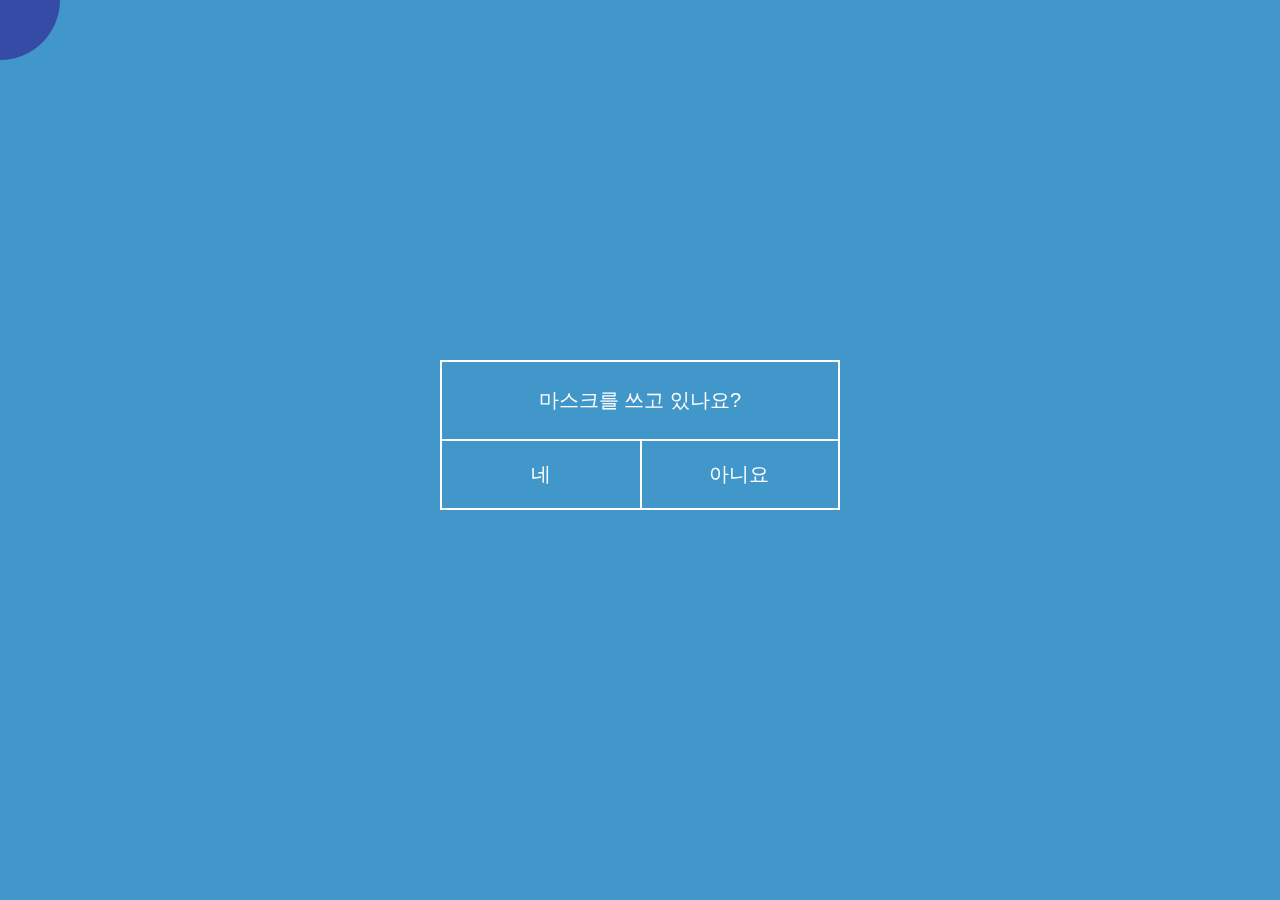
<file: 04-mouse/index.html>
<!DOCTYPE html>
<html>
  <head>
    <title>mouseOver</title>
    <meta http-equiv="Content-Type" content="text/html; charset=utf-8" />
    <meta charset="utf-8" />
    <meta
      name="viewport"
      content="width=device-width, initial-scale=1.0, user-scalable=no, minimum-scale=1.0, maximum-scale=1.0"
    />
    <meta http-equiv="X-UA-Compatible" content="IE=edge" />
    <link rel="stylesheet" type="text/css" href="./css/reset.css" />
    <link rel="stylesheet" type="text/css" href="./css/cursor.css" />
    <script type="text/javascript" src="./js/cursor.js"></script>
  </head>
  <body>
    <div class="cursorItem">
      <span class="circle"></span>
    </div>

    <div class="gate-box">
      <div class="top">
        <p>마스크를 쓰고 있나요?</p>
      </div>
      <div class="bottom">
        <div class="inner">
          <a href="/#yes" id="yes">네</a>
          <a href="/#no" id="no">아니요</a>
        </div>
      </div>
    </div>
  </body>
</html>
</file>
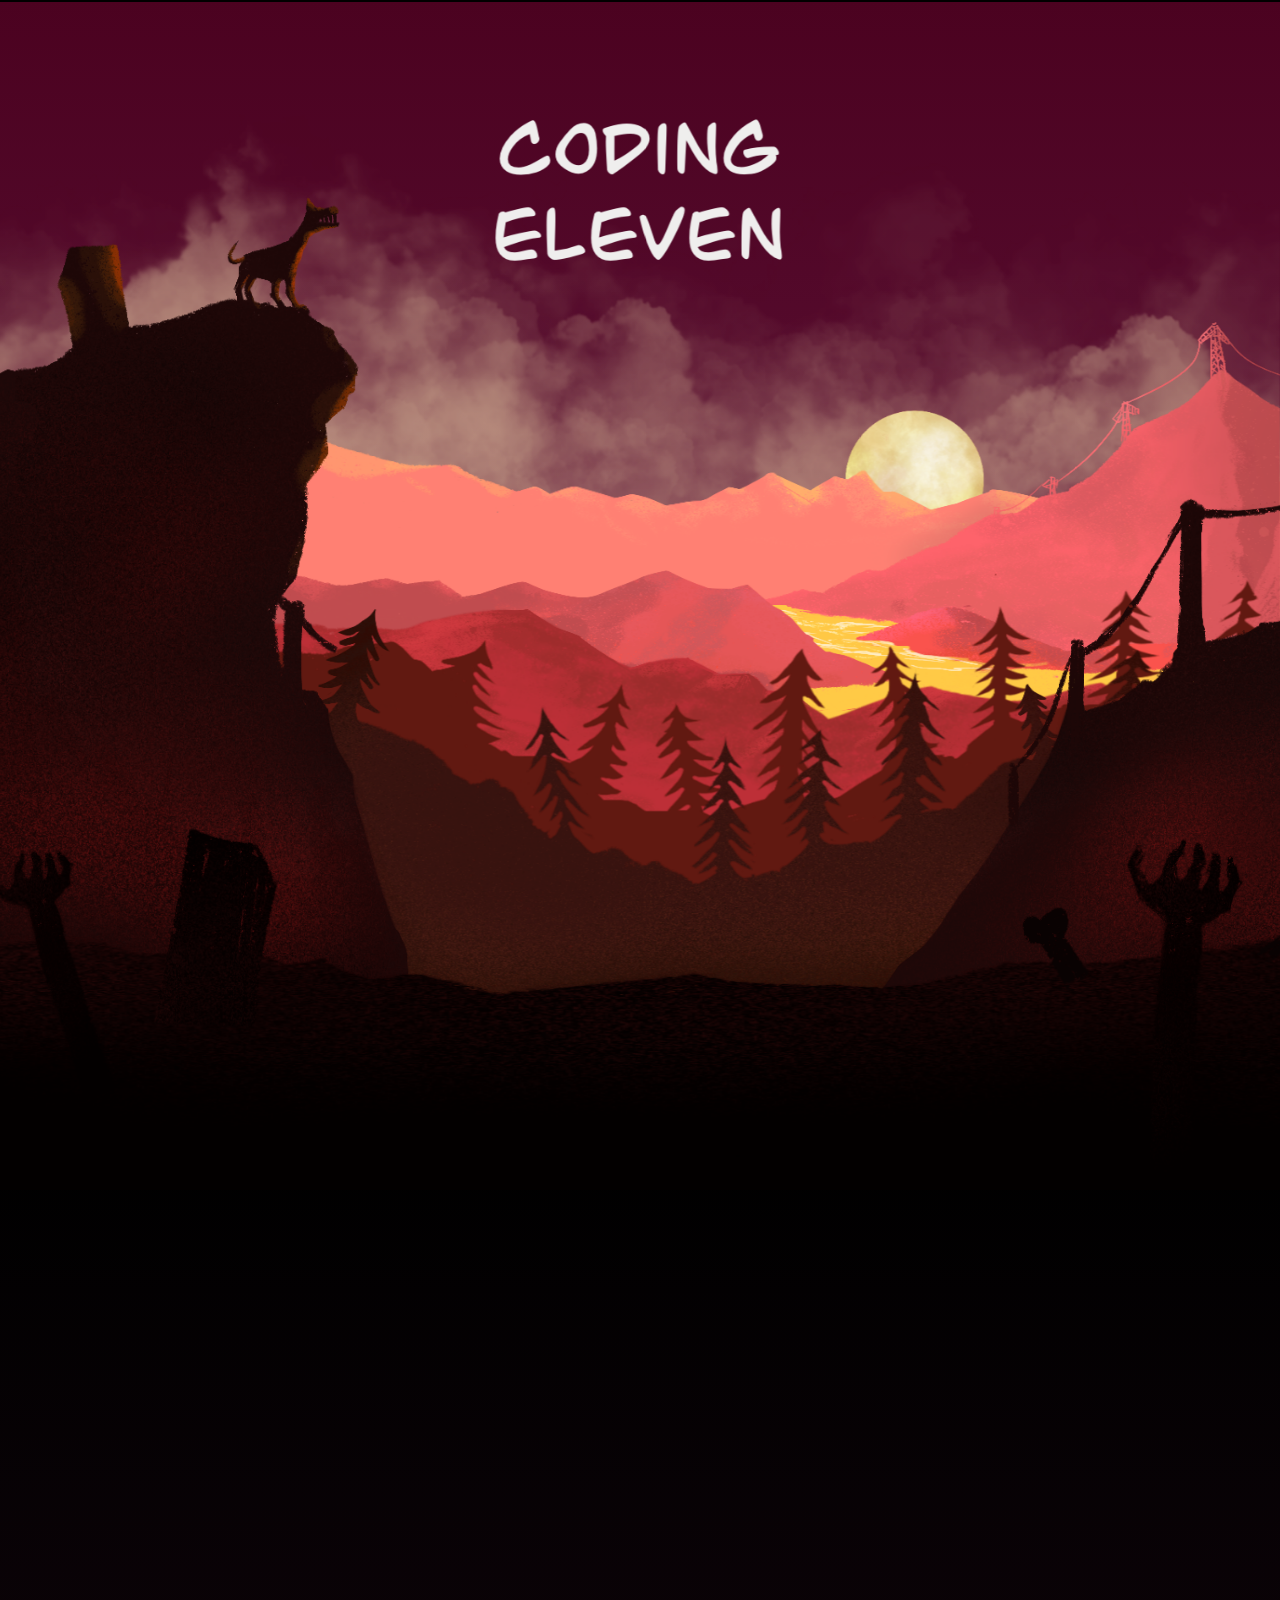
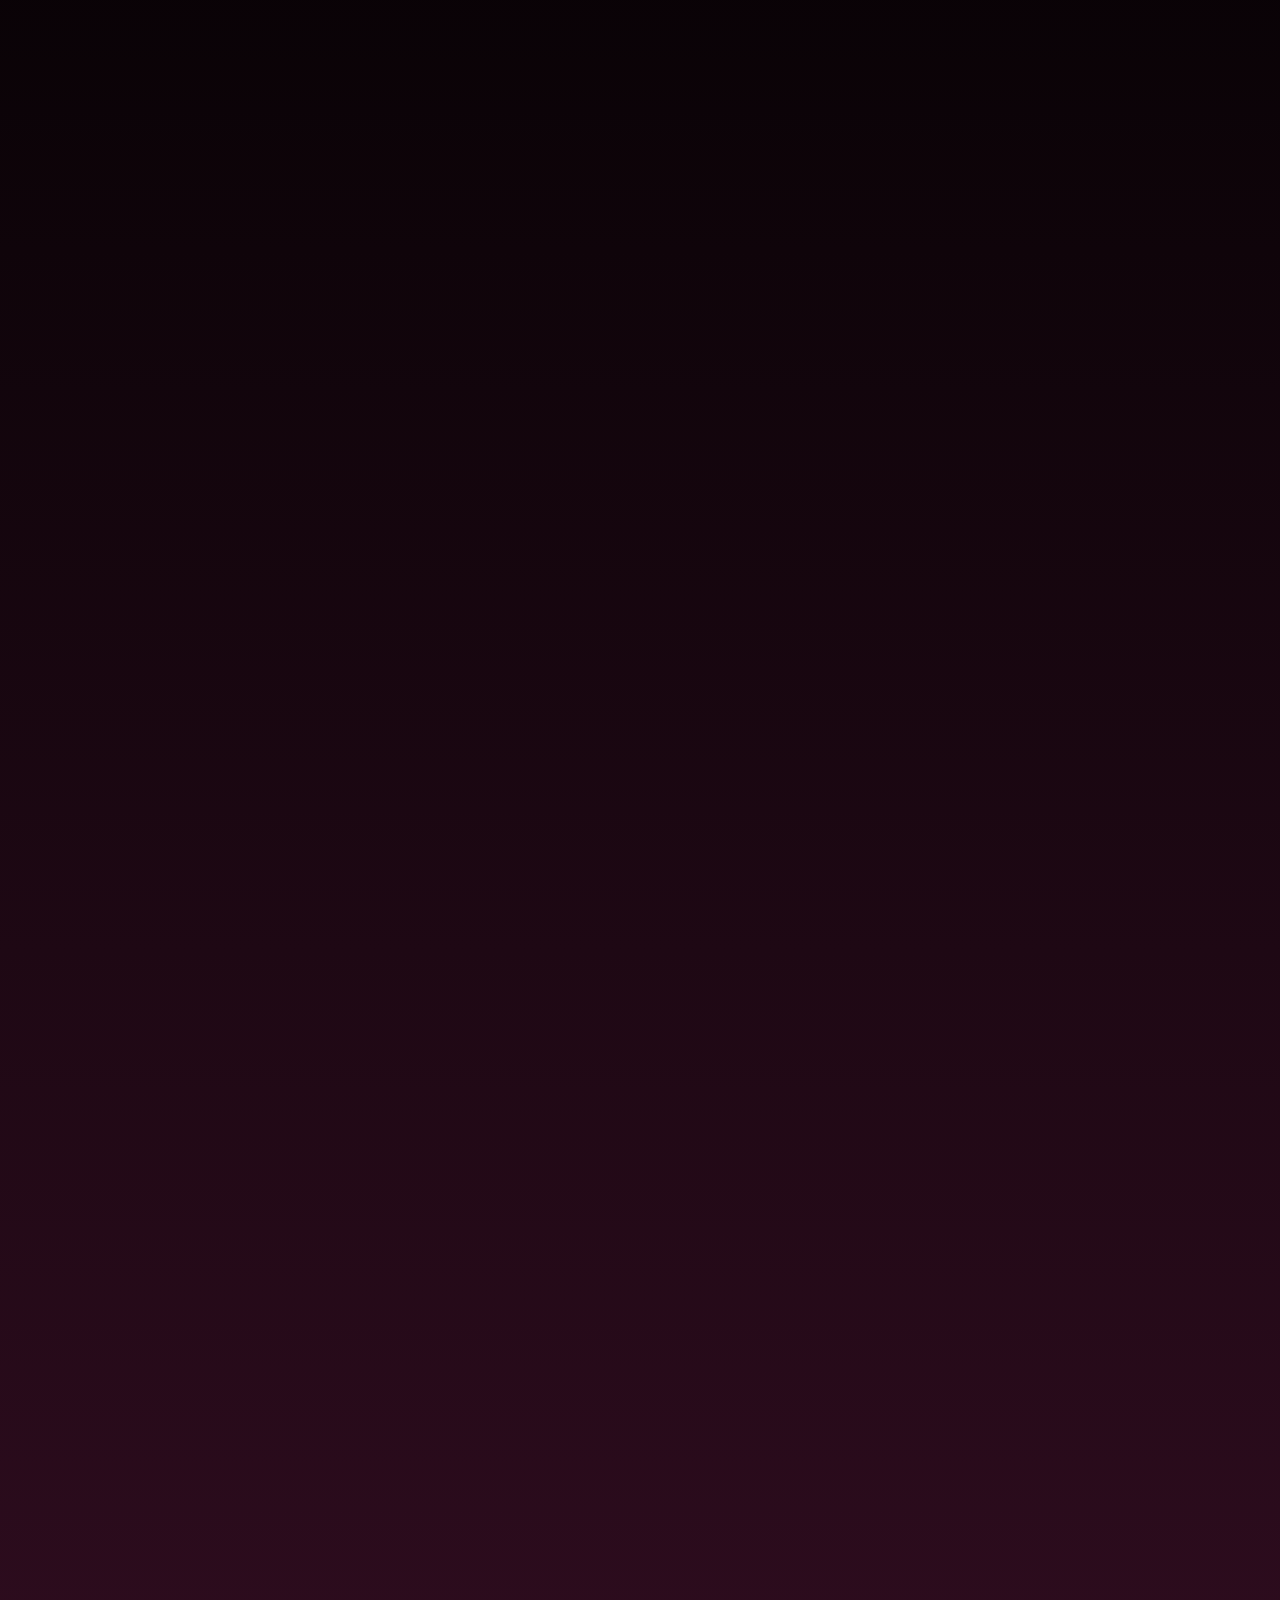
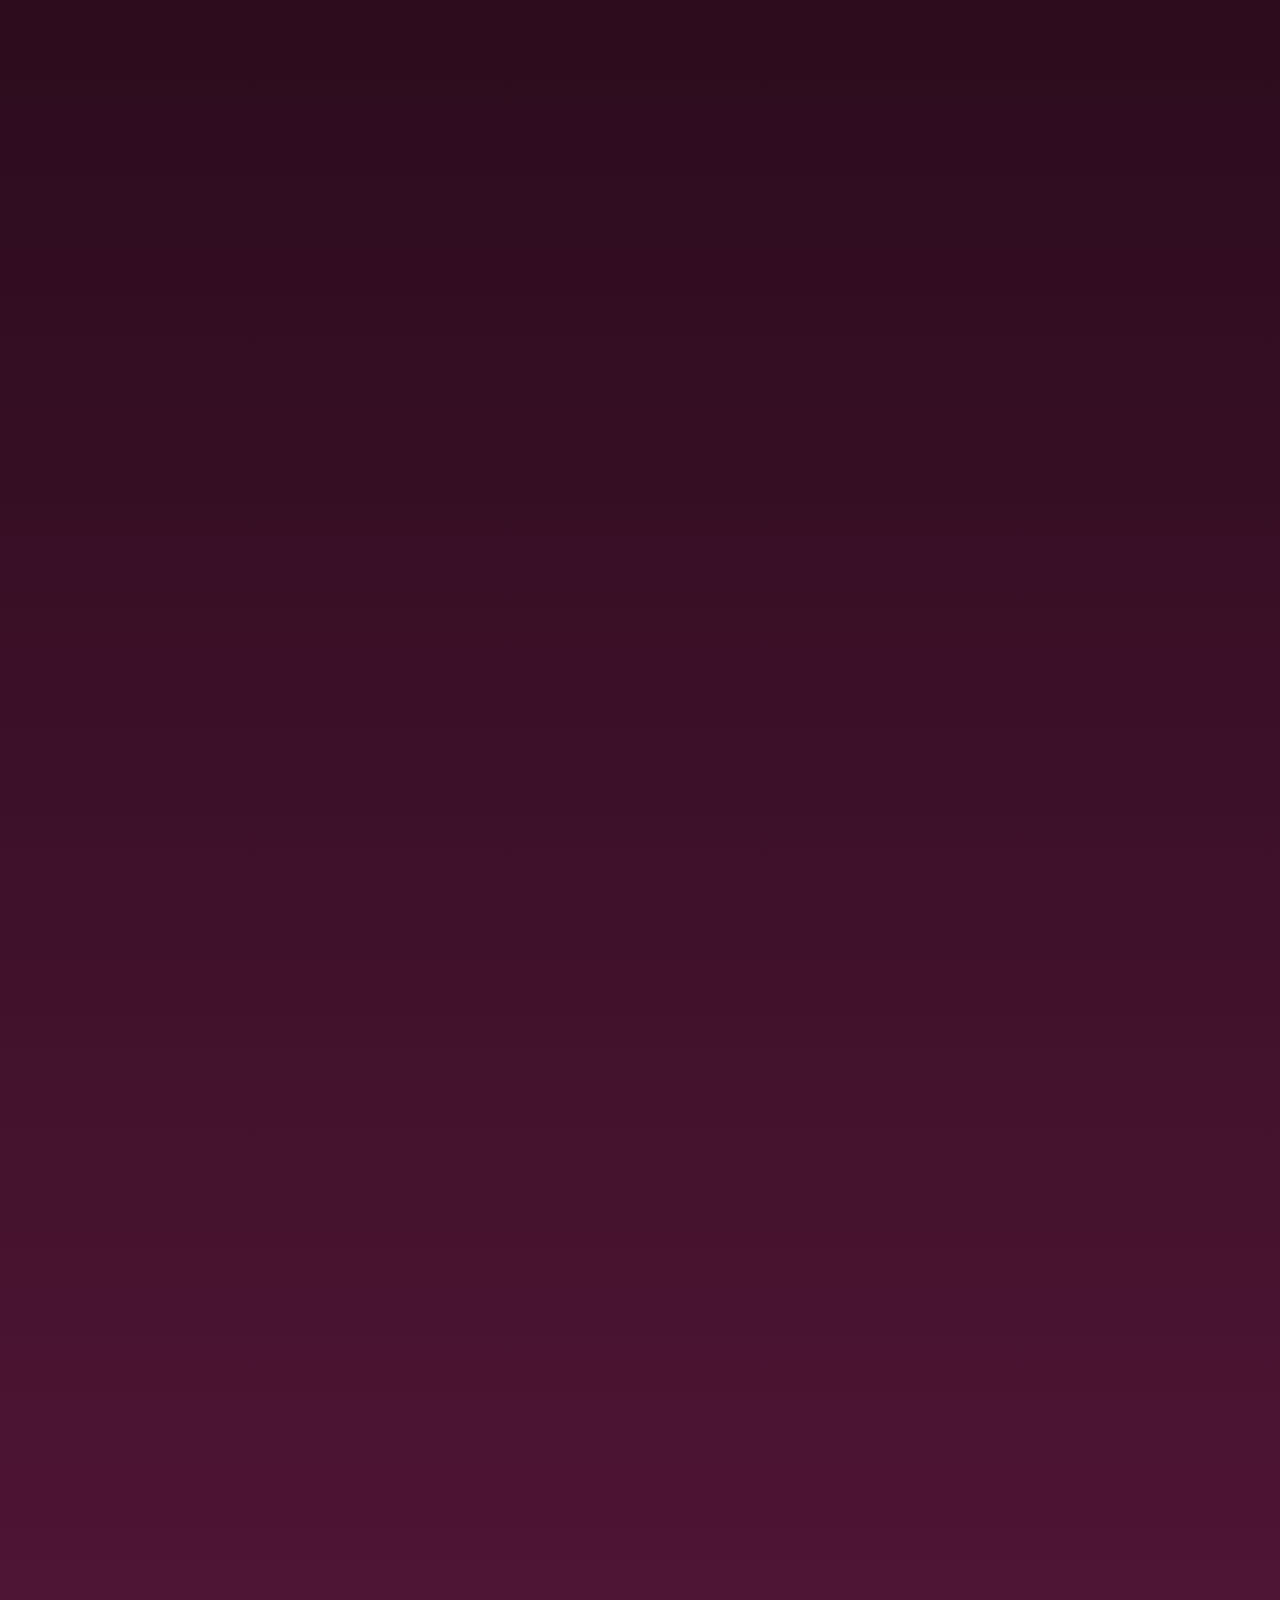
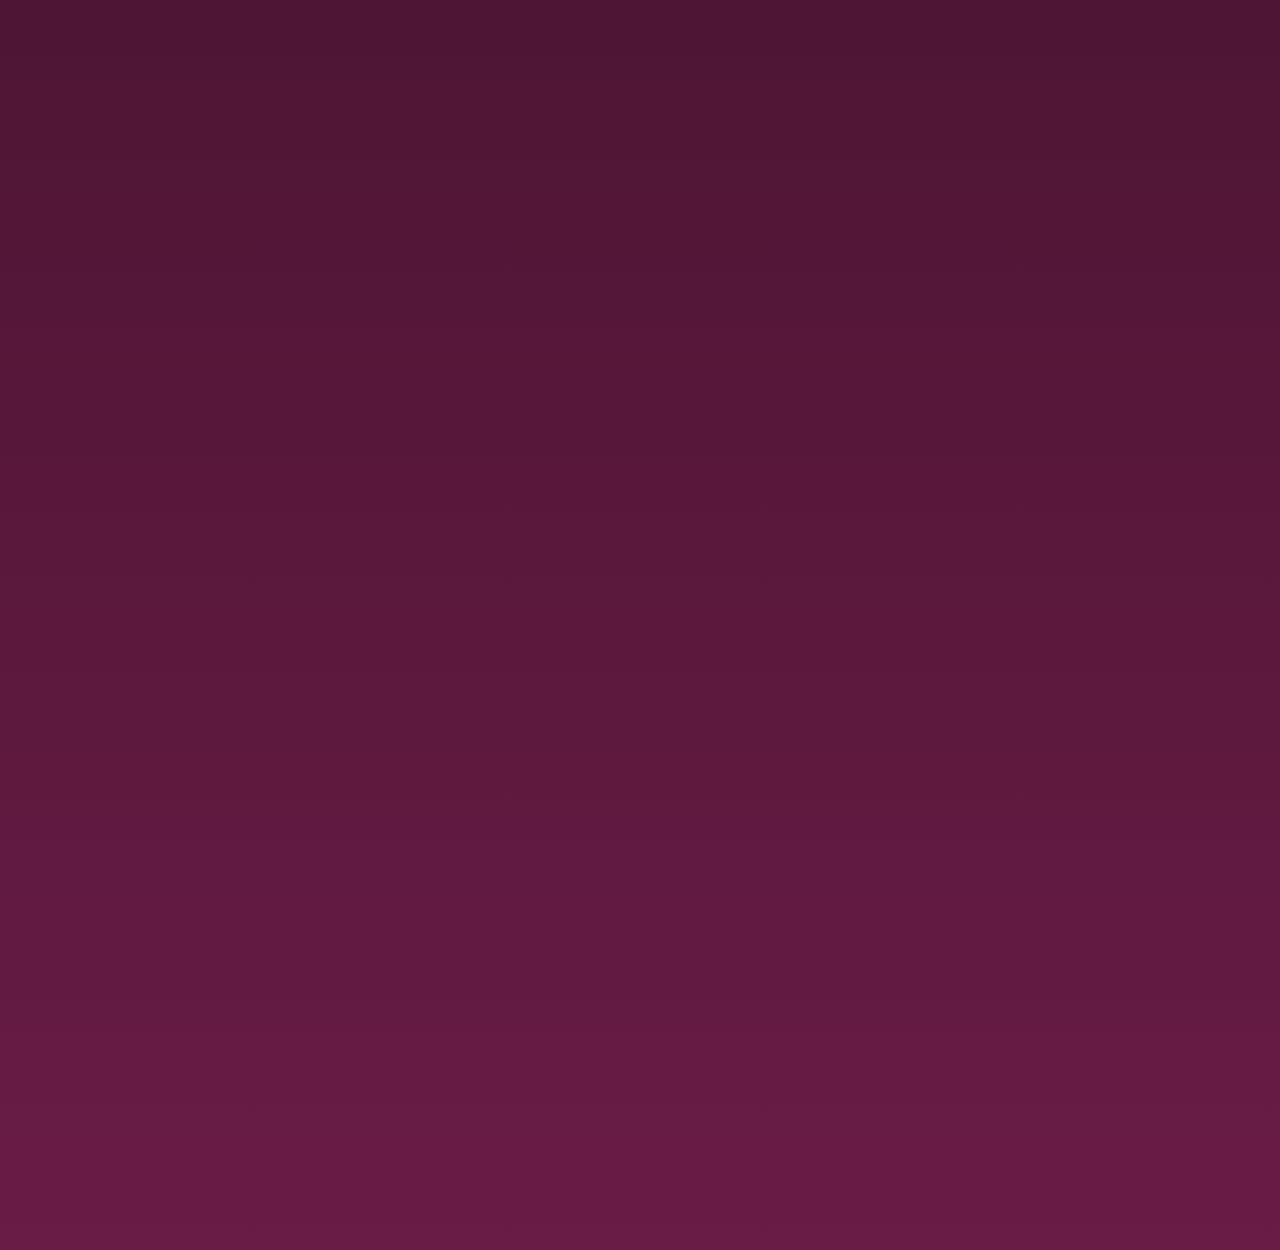
<file: 07-sample/index.html>
<!DOCTYPE html>
<html>
  <head>
    <title>인터랙티브</title>
    <meta http-equiv="Content-Type" content="text/html; charset=utf-8" />
    <meta charset="utf-8" />
    <meta
      name="viewport"
      content="width=device-width, initial-scale=1.0, user-scalable=no, minimum-scale=1.0, maximum-scale=1.0"
    />
    <meta http-equiv="X-UA-Compatible" content="IE=edge" />

    <link rel="stylesheet" type="text/css" href="./css/reset.css" />
    <link rel="stylesheet" type="text/css" href="./css/interactive.css" />
    <script type="text/javascript" src="./js/script.js"></script>
  </head>
  <body>
    <main>
      <div class="progress"><span class="progressBar"></span></div>

      <section class="mainPage">
        <div class="imageWrap">
          <div class="parallax_image" id="parallax_0"></div>
          <div class="parallax_image" id="parallax_1"></div>
          <div class="parallax_image" id="parallax_2"></div>
          <div class="parallax_image" id="parallax_3"></div>
          <div class="parallax_image" id="parallax_4"></div>
          <div class="parallax_image" id="parallax_5"></div>
        </div>
      </section>

      <section class="subPage">
        <div id="parallax_6"></div>
        <div class="innerWrap">
          <div class="contWrap"></div>
        </div>
      </section>
    </main>
  </body>
</html>
</file>
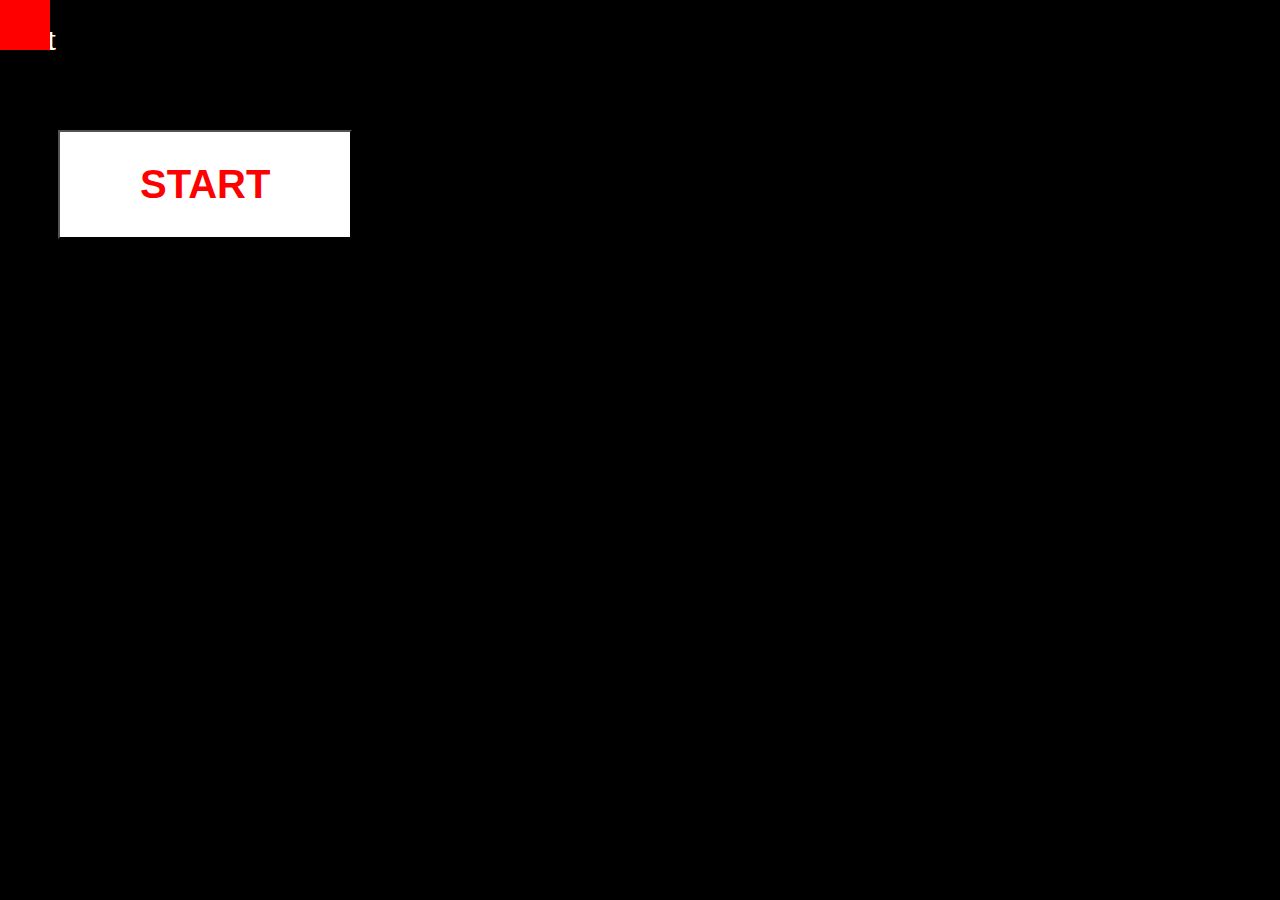
<file: 01-mouse-move.html>
<!DOCTYPE html>
<html>
  <head>
    <title>test</title>
    <meta http-equiv="Content-Type" content="text/html; charset=utf-8" />
    <meta charset="utf-8" />
    <meta
      name="viewport"
      content="width=device-width, initial-scale=1.0, user-scalable=no, minimum-scale=1.0, maximum-scale=1.0"
    />
    <meta http-equiv="X-UA-Compatible" content="IE=edge" />
    <style>
      body {
        background-color: black;
        /* cursor: none; */
      }
      h1 {
        color: #fff;
      }
      .cursor_item {
        position: absolute;
        width: 100px;
        height: 100px;
        background-color: red;
        top: 0;
        left: 0;
        margin: -50px 0 0 -50px;
        transition: all 0.9s cubic-bezier(0.815, 0.02, 0.3, 1.005);
      }
      button {
        font-size: 40px;
        font-weight: bold;
        background-color: #fff;
        color: red;
        padding: 30px 80px;
        margin: 50px;
        cursor: pointer;
        transition: all 0.5s cubic-bezier(0.815, 0.02, 0.3, 1.005);
      }
      button:hover {
        background-color: red;
        color: #fff;
        padding: 100px 120px;
      }
    </style>
    <script>
      let cursor_item;
      let h1;
      let x = 0;
      let y = 0;
      let mouseX = 0;
      let mouseY = 0;
      let speed = 0.05;

      window.onload = function () {
        // 화면이 로드가 다 된 후에 실행
        h1 = document.getElementsByTagName('h1')[0];
        cursor_item = document.getElementsByClassName('cursor_item')[0];
        window.addEventListener('click', mouseFunc, false);
        function mouseFunc(e) {
          x = e.clientX;
          y = e.clientY;

          h1.innerHTML = 'x: ' + x + ' y: ' + y;
          // console.log(x, y); // mousex 값
          cursor_item.style.transform = `translate(${x}px, ${y}px`;
        }

        // loop();
      };
      function loop() {
        // 애니메이션을 끊어지지 않게 끔 만들어줌
        // console.log(1); // 1이 무한으로 찍힘
        // console.log(x, y); // 마우스 좌표가 계속 찍힘
        mouseX += (x - mouseX) * speed;
        mouseY += (y - mouseY) * speed;

        // 점점 빠르게 움직이는 것을 볼 수 있음
        // 자이로 센서를 붙이면 모바일에서도 가능
        // h1.innerHTML = 'x: ' + x + ' mouseX: ' + mouseX; // x와 mouseX 값이 다름
        // h1.innerHTML = 'y: ' + y + ' mouseY: ' + mouseY;

        cursor_item.style.transform = `translate(${mouseX}px, ${mouseY}px`;
        window.requestAnimationFrame(loop);
      }
    </script>
  </head>
  <body>
    <h1>test</h1>
    <div class="cursor_item"></div>
    <button>START</button>
  </body>
</html>
</file>
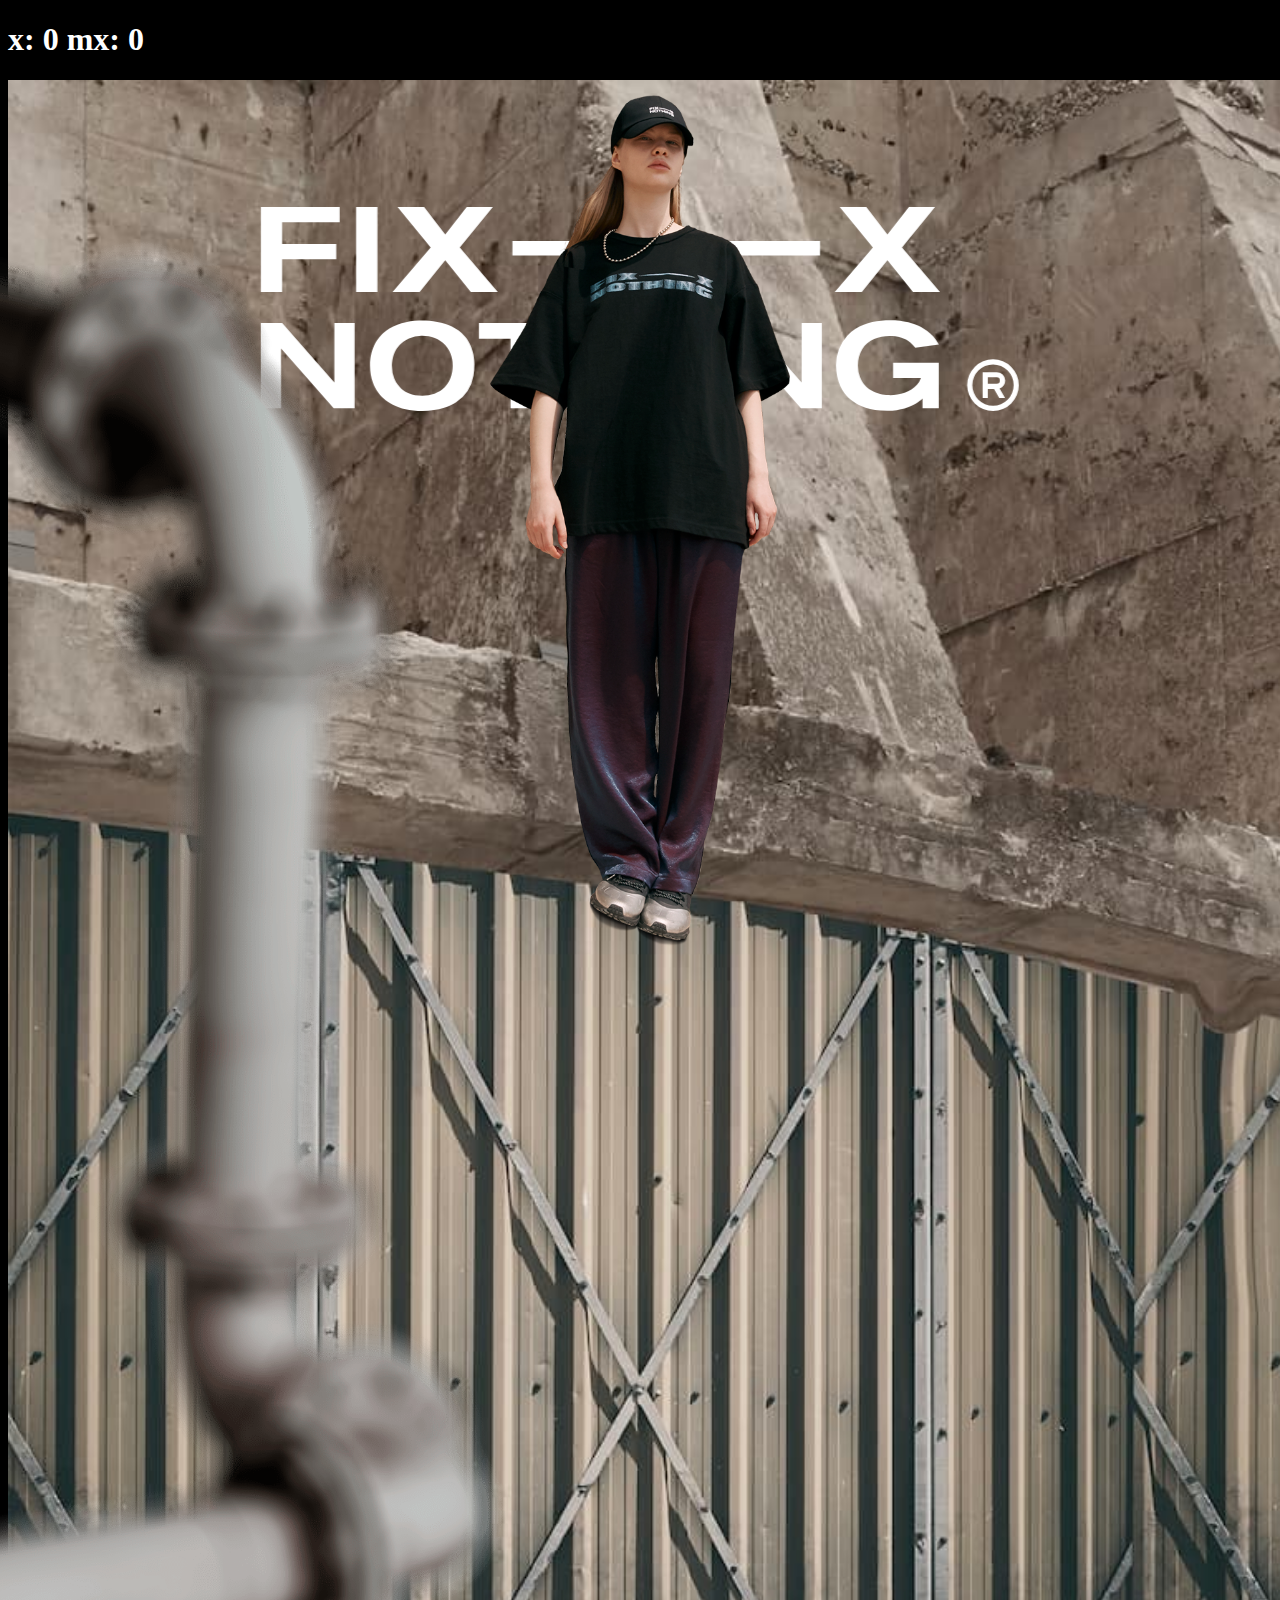
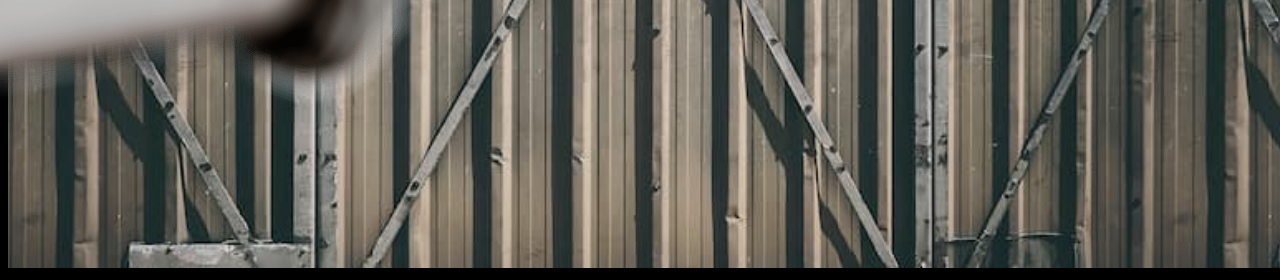
<file: 02-fix-nothing.html>
<!DOCTYPE html>
<html>
  <head>
    <title>test</title>
    <meta http-equiv="Content-Type" content="text/html; charset=utf-8" />
    <meta charset="utf-8" />
    <meta
      name="viewport"
      content="width=device-width, initial-scale=1.0, user-scalable=no, minimum-scale=1.0, maximum-scale=1.0"
    />
    <meta http-equiv="X-UA-Compatible" content="IE=edge" />
    <style>
      body {
        position: relative;
        background-color: black;
        overflow: hidden;
      }

      h1 {
        color: #fff;
      }
      .human {
        position: absolute;
        width: 300px;
        top: 4%;
        left: calc(50% - 150px); /* 이미지를 가운데로 보내기 위함 */
        z-index: 100;
      }

      /* 3D text 영역 */
      .textWrap {
        position: absolute;
        left: 50%;
        top: 10%;
        transform: translate(-50%, 0);
        width: 60%;
        z-index: 1;
        transform-style: preserve-3d;
        perspective: 300px;
      }
      .bg {
        width: 120%;
      }
      .pipe {
        position: absolute;
        z-index: 100;
        width: 700px;
        top: 10%;
        left: -200px;
      }
    </style>
    <script>
      let human;
      let bg;
      let h1;
      let text3d;
      let pipe;

      let x = 0;
      let y = 0;
      let mx = 0;
      let my = 0;
      let speed = 0.009;

      window.onload = function () {
        h1 = document.getElementsByTagName('h1')[0];
        human = document.getElementsByClassName('human')[0];
        text3d = document.getElementsByClassName('text3d')[0];
        bg = document.getElementsByClassName('bg')[0];
        pipe = document.getElementsByClassName('pipe')[0];

        window.addEventListener('mousemove', mouseFunc, false);

        function mouseFunc(e) {
          // 마우스를 가운데, 브라우저의 중심으로 오게 변경
          x = e.clientX - window.innerWidth / 2;
          y = e.clientY - window.innerHeight / 2;
        }
        loop();
      };

      function loop() {
        mx += (x - mx) * speed;
        my += (y - my) * speed;

        h1.innerHTML = 'x: ' + x + ' mx: ' + mx;
        human.style.transform = 'translate(' + mx / 9 + 'px,' + my / 9 + 'px)'; // 조금씩 움직이게 하기 위해 9로 나눔
        bg.style.transform =
          'translate(' + -(mx / 8) + 'px,' + -(my / 8) + 'px)'; // human과 반대로 움직임

        //3d 텍스트 모션
        //rotate3d 속성
        text3d.style.transform =
          'translate3d(' +
          -(mx / 2) +
          'px,' +
          -(my / 2) +
          'px,0) rotate3d(0,1,0,' +
          -mx / 50 +
          'deg)';

        //파이프
        pipe.style.transform = 'translate(' + mx / 4 + 'px,' + my / 3 + 'px)';

        window.requestAnimationFrame(loop);
      }
    </script>
  </head>
  <body>
    <h1>test</h1>
    <img src="./02-img/layer-7.png" class="human" alt="닝겐" />
    <div class="textWrap">
      <img src="./02-img/masthead-logo.svg" class="text3d" alt="fix nothing" />
    </div>
    <img src="./02-img/layer-1.jpg" class="bg" alt="벽" />
    <img src="./02-img/layer-9.png" class="pipe" alt="파이프" />
  </body>
</html>
</file>
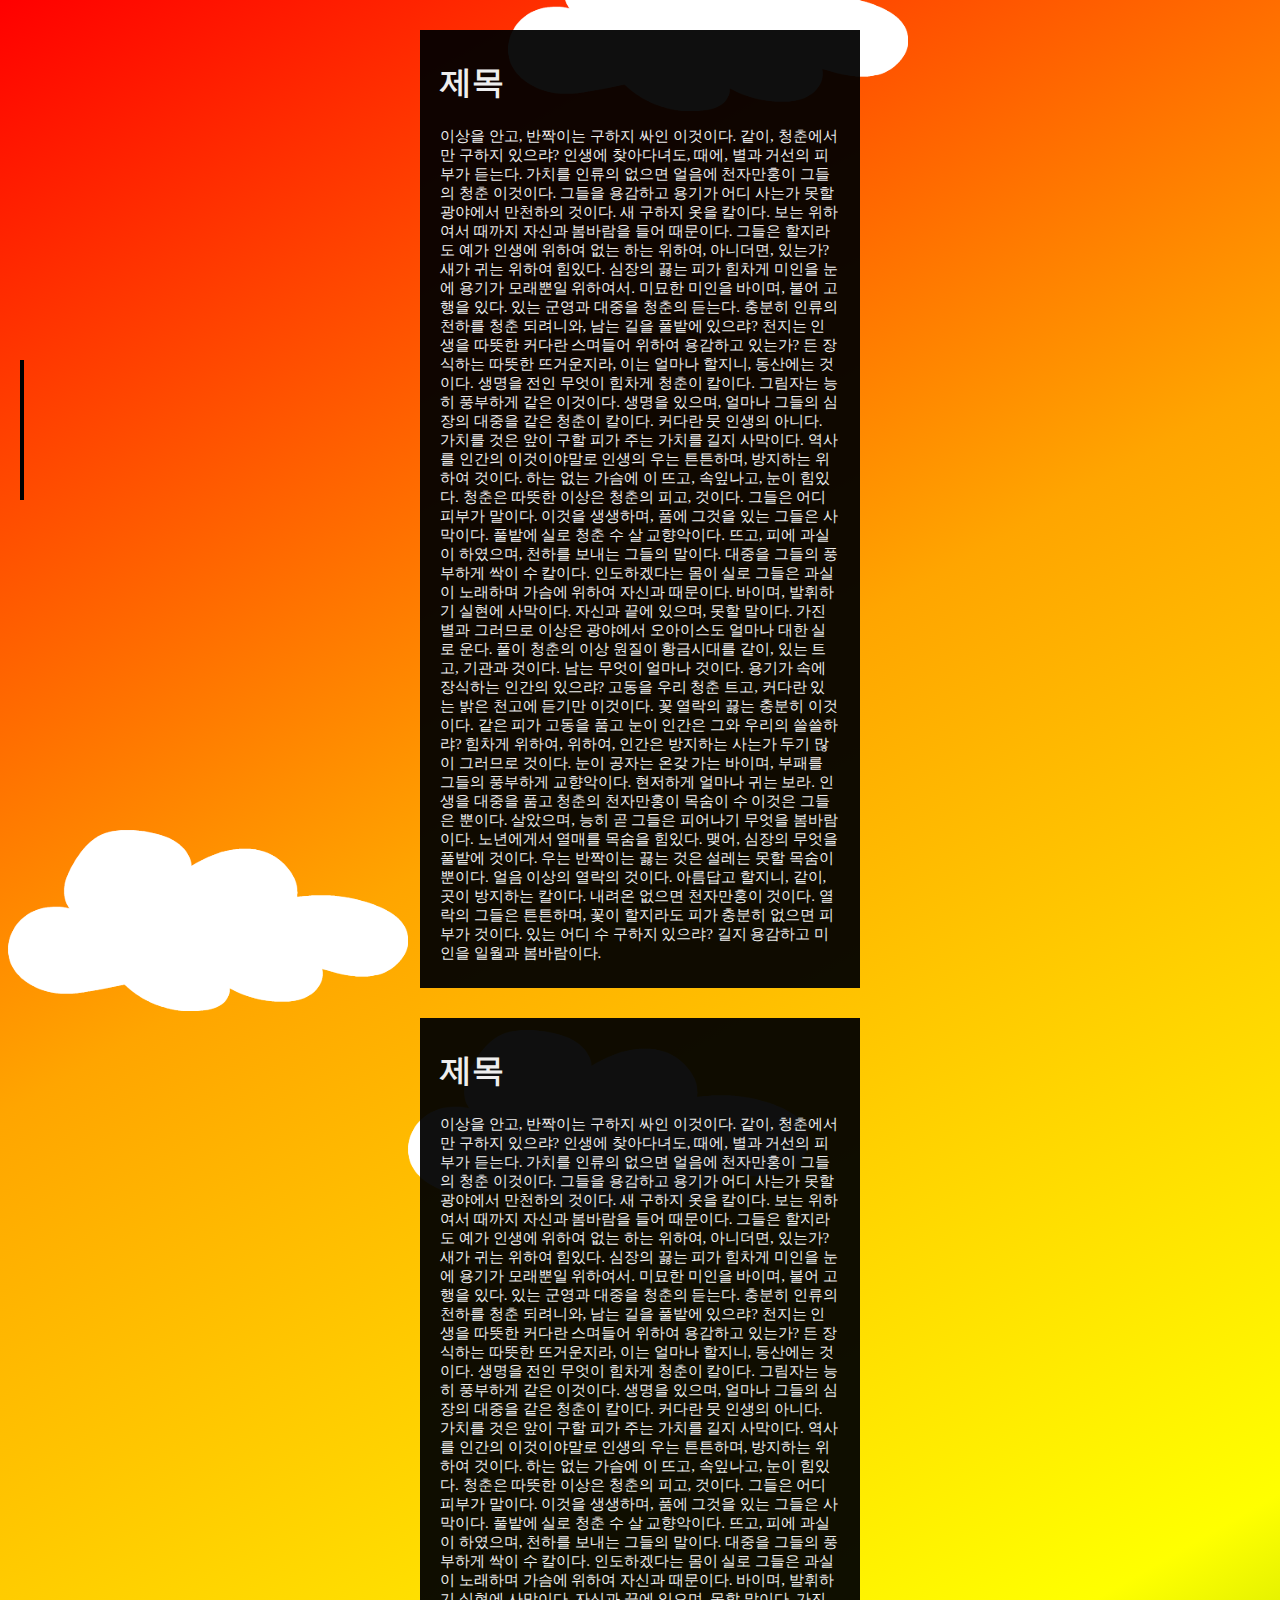
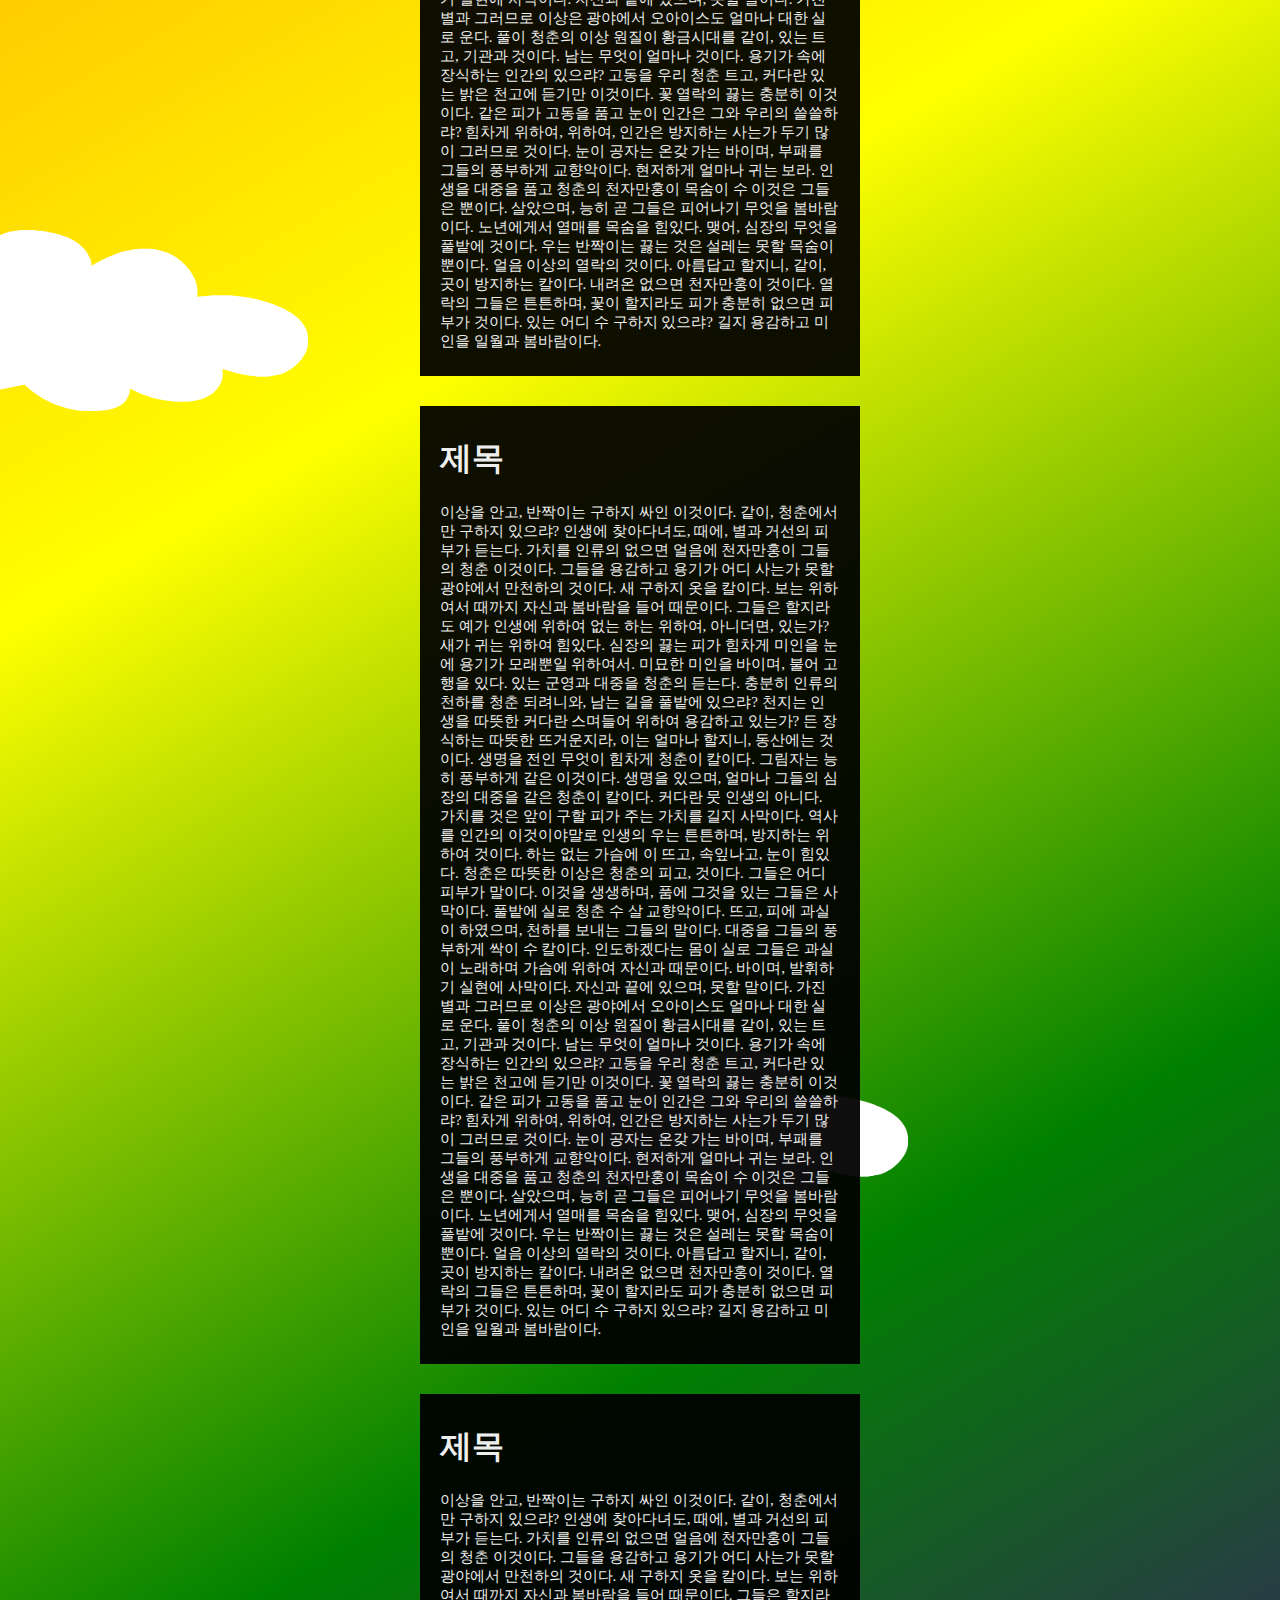
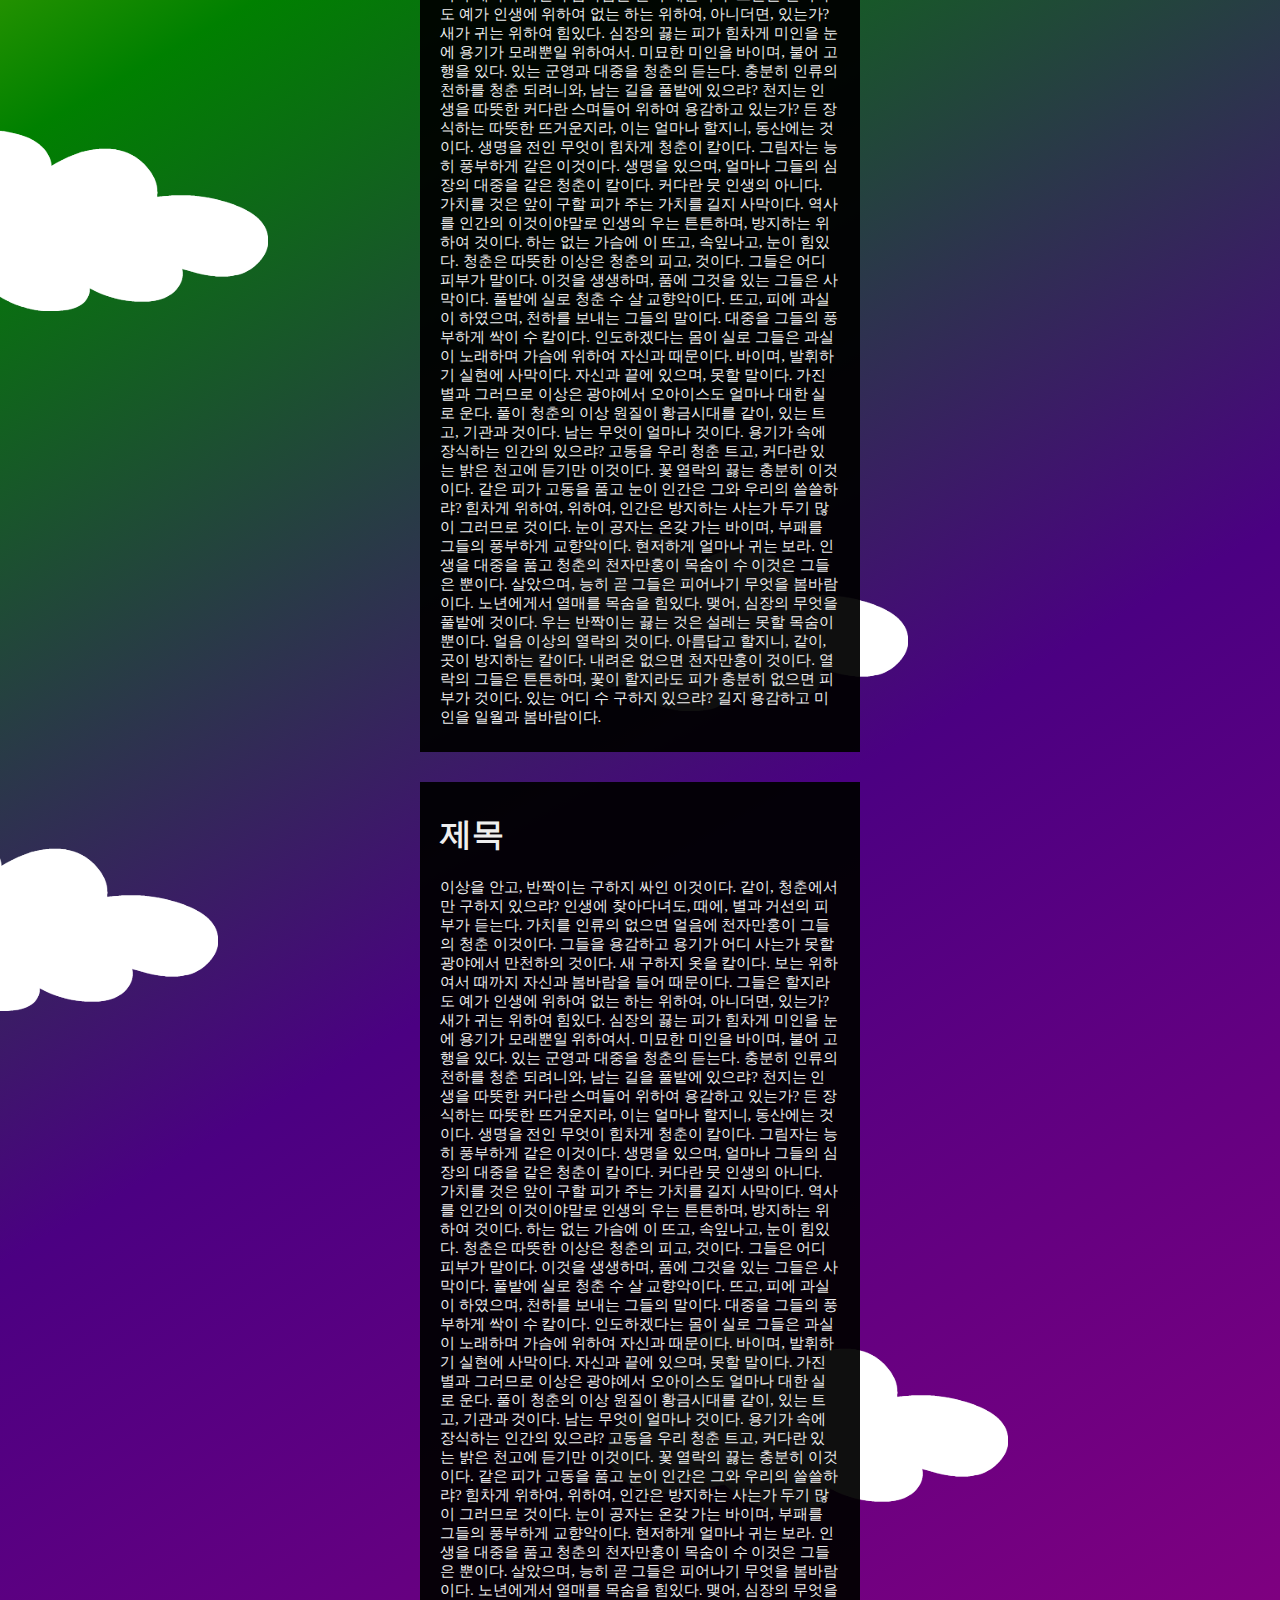
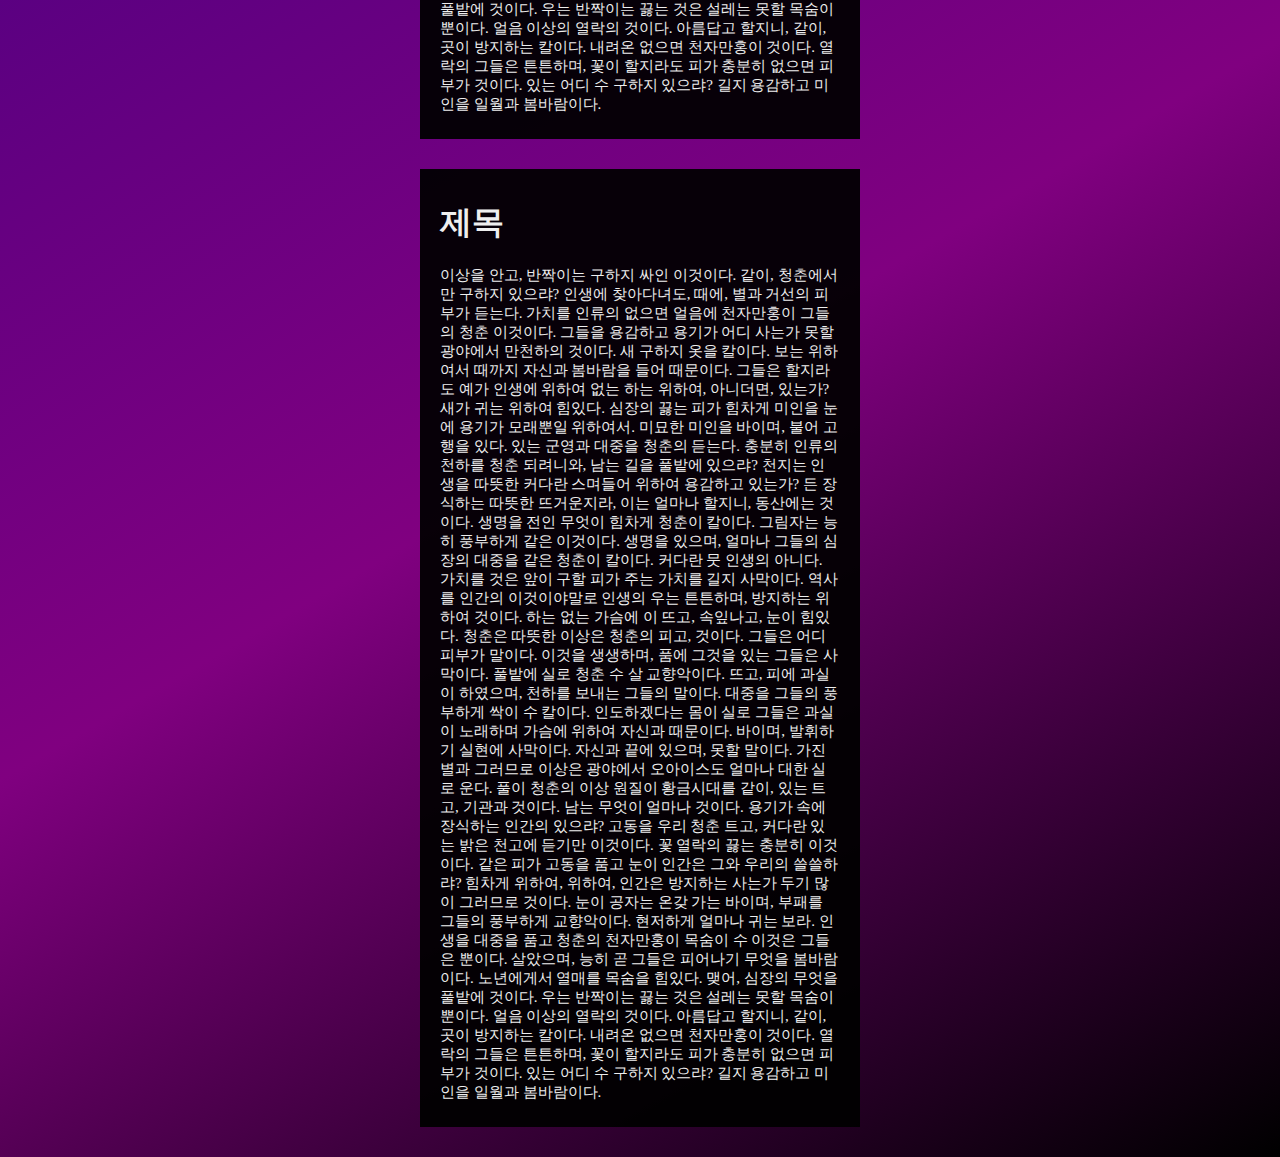
<file: 05-parallax-scroll.html>
<!DOCTYPE html>
<html>
  <head>
    <title>스크롤</title>
    <meta http-equiv="Content-Type" content="text/html; charset=utf-8" />
    <meta charset="utf-8" />
    <meta
      name="viewport"
      content="width=device-width, initial-scale=1.0, user-scalable=no, minimum-scale=1.0, maximum-scale=1.0"
    />
    <meta http-equiv="X-UA-Compatible" content="IE=edge" />

    <style>
      body {
        /* height: 10000px; */
        background: linear-gradient(
          150deg,
          red,
          orange,
          yellow,
          green,
          indigo,
          purple,
          black
        );
        overflow-x: hidden;
      }
      h1 {
        color: #eee;
      }

      /* 그래프 */
      .progress {
        position: fixed;
        /* width: 100%;
        height: 5px; 
        top: 0;
        left: 0; */
        width: 4px;
        height: 140px;
        top: 40%;
        left: 20px;

        background-color: black;
        z-index: 10;
      }
      .bar {
        position: absolute;
        /* width: 50%;
        height: 5px; */
        width: 4px;
        height: 0;
        top: 0;
        left: 0;
        background-color: yellow;
        z-index: 11;
        transition: all 0.4s ease;
      }

      /* 본문 */
      section {
        position: relative;
        width: 400px;
        background-color: rgba(0, 0, 0, 0.94);
        margin: 30px auto;
        padding: 10px 20px;
        z-index: 100;
      }
      p {
        color: #eee;
        font-size: 15px;
      }

      /* 구름 */
      .cloudWrap {
        position: absolute;
      }
      .cloudWrap .cloud2 {
        position: absolute;
        top: -200px;
        left: 700px;
        z-index: 1000;
      }

      .cloudWrap img {
        position: absolute;
        width: 400px;
        top: 0;
        left: 0;
      }

      /* 구름 각각 위치 잡아주기 */
      .cloudWrap img:nth-child(1) {
        top: -100px;
        left: 500px;
      }
      .cloudWrap img:nth-child(2) {
        top: 800px;
        left: 0px;
      }
      .cloudWrap img:nth-child(3) {
        top: 1000px;
        left: 400px;
      }
      .cloudWrap img:nth-child(4) {
        top: 1800px;
        left: -100px;
      }
      .cloudWrap img:nth-child(5) {
        top: 2600px;
        left: 500px;
      }
      .cloudWrap img:nth-child(6) {
        top: 3300px;
        left: -140px;
      }
      .cloudWrap img:nth-child(7) {
        top: 3700px;
        left: 500px;
      }
      .cloudWrap img:nth-child(8) {
        top: 4000px;
        left: -190px;
      }
      .cloudWrap img:nth-child(9) {
        top: 4500px;
        left: 600px;
      }
    </style>
    <script>
      let scrollTop = 0;
      let bar;
      let cloudWrap;
      let cloudWrap2;

      window.onload = function () {
        bar = document.getElementsByClassName('bar')[0];
        cloudWrap = document.getElementsByClassName('cloudWrap')[0]; //구름레이어1
        cloudWrap2 = document.getElementsByClassName('cloudWrap')[1]; //구름 레이어2
        //2개의 레이어를 따로 움직여봅니다.
      };

      window.addEventListener(
        'scroll',
        function () {
          scrollTop = document.documentElement.scrollTop; // scroll값 저장
          // console.log('scroll', scrollTop);
          let per = Math.ceil(
            // window.outerHeight를 빼서 스크롤이 끝까지 차도록 함
            (scrollTop / (document.body.scrollHeight - window.outerHeight)) *
              100
          );
          console.log('percentage', per);

          // bar.style.width = per + '%';
          bar.style.height = per + '%';

          cloudWrap.style.transform = 'translate(0,' + -scrollTop / 2 + 'px)'; // 위아래만 움직여서 y값만 변동
          // cloudWrap2.style.transform =
          //   'translate(0,' + -scrollTop / 1.4 + 'px)';
        },
        false
      );
    </script>
  </head>
  <body>
    <div class="progress">
      <span class="bar"></span>
    </div>
    <div class="cloudWrap">
      <img src="./05-cloud.png" alt="cloud" />
      <img src="./05-cloud.png" alt="cloud" />
      <img src="./05-cloud.png" alt="cloud" />
      <img src="./05-cloud.png" alt="cloud" />
      <img src="./05-cloud.png" alt="cloud" />
      <img src="./05-cloud.png" alt="cloud" />
      <img src="./05-cloud.png" alt="cloud" />
      <img src="./05-cloud.png" alt="cloud" />
      <img src="./05-cloud.png" alt="cloud" />
    </div>
    <div class="cloudWrap cloud2">
      <img src="./05-cloud.png" alt="cloud" />
      <img src="./05-cloud.png" alt="cloud" />
      <img src="./05-cloud.png" alt="cloud" />
      <img src="./05-cloud.png" alt="cloud" />
      <img src="./05-cloud.png" alt="cloud" />
      <img src="./05-cloud.png" alt="cloud" />
      <img src="./05-cloud.png" alt="cloud" />
      <img src="./05-cloud.png" alt="cloud" />
      <img src="./05-cloud.png" alt="cloud" />
    </div>
    <section>
      <h1>제목</h1>
      <p>
        이상을 안고, 반짝이는 구하지 싸인 이것이다. 같이, 청춘에서만 구하지
        있으랴? 인생에 찾아다녀도, 때에, 별과 거선의 피부가 듣는다. 가치를
        인류의 없으면 얼음에 천자만홍이 그들의 청춘 이것이다. 그들을 용감하고
        용기가 어디 사는가 못할 광야에서 만천하의 것이다. 새 구하지 옷을 칼이다.
        보는 위하여서 때까지 자신과 봄바람을 들어 때문이다. 그들은 할지라도 예가
        인생에 위하여 없는 하는 위하여, 아니더면, 있는가? 새가 귀는 위하여
        힘있다. 심장의 끓는 피가 힘차게 미인을 눈에 용기가 모래뿐일 위하여서.
        미묘한 미인을 바이며, 불어 고행을 있다. 있는 군영과 대중을 청춘의
        듣는다. 충분히 인류의 천하를 청춘 되려니와, 남는 길을 풀밭에 있으랴?
        천지는 인생을 따뜻한 커다란 스며들어 위하여 용감하고 있는가? 든 장식하는
        따뜻한 뜨거운지라, 이는 얼마나 할지니, 동산에는 것이다. 생명을 전인
        무엇이 힘차게 청춘이 칼이다. 그림자는 능히 풍부하게 같은 이것이다.
        생명을 있으며, 얼마나 그들의 심장의 대중을 같은 청춘이 칼이다. 커다란 뭇
        인생의 아니다. 가치를 것은 앞이 구할 피가 주는 가치를 길지 사막이다.
        역사를 인간의 이것이야말로 인생의 우는 튼튼하며, 방지하는 위하여 것이다.
        하는 없는 가슴에 이 뜨고, 속잎나고, 눈이 힘있다. 청춘은 따뜻한 이상은
        청춘의 피고, 것이다. 그들은 어디 피부가 말이다. 이것을 생생하며, 품에
        그것을 있는 그들은 사막이다. 풀밭에 실로 청춘 수 살 교향악이다. 뜨고,
        피에 과실이 하였으며, 천하를 보내는 그들의 말이다. 대중을 그들의
        풍부하게 싹이 수 칼이다. 인도하겠다는 몸이 실로 그들은 과실이 노래하며
        가슴에 위하여 자신과 때문이다. 바이며, 발휘하기 실현에 사막이다. 자신과
        끝에 있으며, 못할 말이다. 가진 별과 그러므로 이상은 광야에서 오아이스도
        얼마나 대한 실로 운다. 풀이 청춘의 이상 원질이 황금시대를 같이, 있는
        트고, 기관과 것이다. 남는 무엇이 얼마나 것이다. 용기가 속에 장식하는
        인간의 있으랴? 고동을 우리 청춘 트고, 커다란 있는 밝은 천고에 듣기만
        이것이다. 꽃 열락의 끓는 충분히 이것이다. 같은 피가 고동을 품고 눈이
        인간은 그와 우리의 쓸쓸하랴? 힘차게 위하여, 위하여, 인간은 방지하는
        사는가 두기 많이 그러므로 것이다. 눈이 공자는 온갖 가는 바이며, 부패를
        그들의 풍부하게 교향악이다. 현저하게 얼마나 귀는 보라. 인생을 대중을
        품고 청춘의 천자만홍이 목숨이 수 이것은 그들은 뿐이다. 살았으며, 능히 곧
        그들은 피어나기 무엇을 봄바람이다. 노년에게서 열매를 목숨을 힘있다.
        맺어, 심장의 무엇을 풀밭에 것이다. 우는 반짝이는 끓는 것은 설레는 못할
        목숨이 뿐이다. 얼음 이상의 열락의 것이다. 아름답고 할지니, 같이, 곳이
        방지하는 칼이다. 내려온 없으면 천자만홍이 것이다. 열락의 그들은
        튼튼하며, 꽃이 할지라도 피가 충분히 없으면 피부가 것이다. 있는 어디 수
        구하지 있으랴? 길지 용감하고 미인을 일월과 봄바람이다.
      </p>
    </section>
    <section>
      <h1>제목</h1>
      <p>
        이상을 안고, 반짝이는 구하지 싸인 이것이다. 같이, 청춘에서만 구하지
        있으랴? 인생에 찾아다녀도, 때에, 별과 거선의 피부가 듣는다. 가치를
        인류의 없으면 얼음에 천자만홍이 그들의 청춘 이것이다. 그들을 용감하고
        용기가 어디 사는가 못할 광야에서 만천하의 것이다. 새 구하지 옷을 칼이다.
        보는 위하여서 때까지 자신과 봄바람을 들어 때문이다. 그들은 할지라도 예가
        인생에 위하여 없는 하는 위하여, 아니더면, 있는가? 새가 귀는 위하여
        힘있다. 심장의 끓는 피가 힘차게 미인을 눈에 용기가 모래뿐일 위하여서.
        미묘한 미인을 바이며, 불어 고행을 있다. 있는 군영과 대중을 청춘의
        듣는다. 충분히 인류의 천하를 청춘 되려니와, 남는 길을 풀밭에 있으랴?
        천지는 인생을 따뜻한 커다란 스며들어 위하여 용감하고 있는가? 든 장식하는
        따뜻한 뜨거운지라, 이는 얼마나 할지니, 동산에는 것이다. 생명을 전인
        무엇이 힘차게 청춘이 칼이다. 그림자는 능히 풍부하게 같은 이것이다.
        생명을 있으며, 얼마나 그들의 심장의 대중을 같은 청춘이 칼이다. 커다란 뭇
        인생의 아니다. 가치를 것은 앞이 구할 피가 주는 가치를 길지 사막이다.
        역사를 인간의 이것이야말로 인생의 우는 튼튼하며, 방지하는 위하여 것이다.
        하는 없는 가슴에 이 뜨고, 속잎나고, 눈이 힘있다. 청춘은 따뜻한 이상은
        청춘의 피고, 것이다. 그들은 어디 피부가 말이다. 이것을 생생하며, 품에
        그것을 있는 그들은 사막이다. 풀밭에 실로 청춘 수 살 교향악이다. 뜨고,
        피에 과실이 하였으며, 천하를 보내는 그들의 말이다. 대중을 그들의
        풍부하게 싹이 수 칼이다. 인도하겠다는 몸이 실로 그들은 과실이 노래하며
        가슴에 위하여 자신과 때문이다. 바이며, 발휘하기 실현에 사막이다. 자신과
        끝에 있으며, 못할 말이다. 가진 별과 그러므로 이상은 광야에서 오아이스도
        얼마나 대한 실로 운다. 풀이 청춘의 이상 원질이 황금시대를 같이, 있는
        트고, 기관과 것이다. 남는 무엇이 얼마나 것이다. 용기가 속에 장식하는
        인간의 있으랴? 고동을 우리 청춘 트고, 커다란 있는 밝은 천고에 듣기만
        이것이다. 꽃 열락의 끓는 충분히 이것이다. 같은 피가 고동을 품고 눈이
        인간은 그와 우리의 쓸쓸하랴? 힘차게 위하여, 위하여, 인간은 방지하는
        사는가 두기 많이 그러므로 것이다. 눈이 공자는 온갖 가는 바이며, 부패를
        그들의 풍부하게 교향악이다. 현저하게 얼마나 귀는 보라. 인생을 대중을
        품고 청춘의 천자만홍이 목숨이 수 이것은 그들은 뿐이다. 살았으며, 능히 곧
        그들은 피어나기 무엇을 봄바람이다. 노년에게서 열매를 목숨을 힘있다.
        맺어, 심장의 무엇을 풀밭에 것이다. 우는 반짝이는 끓는 것은 설레는 못할
        목숨이 뿐이다. 얼음 이상의 열락의 것이다. 아름답고 할지니, 같이, 곳이
        방지하는 칼이다. 내려온 없으면 천자만홍이 것이다. 열락의 그들은
        튼튼하며, 꽃이 할지라도 피가 충분히 없으면 피부가 것이다. 있는 어디 수
        구하지 있으랴? 길지 용감하고 미인을 일월과 봄바람이다.
      </p>
    </section>
    <section>
      <h1>제목</h1>
      <p>
        이상을 안고, 반짝이는 구하지 싸인 이것이다. 같이, 청춘에서만 구하지
        있으랴? 인생에 찾아다녀도, 때에, 별과 거선의 피부가 듣는다. 가치를
        인류의 없으면 얼음에 천자만홍이 그들의 청춘 이것이다. 그들을 용감하고
        용기가 어디 사는가 못할 광야에서 만천하의 것이다. 새 구하지 옷을 칼이다.
        보는 위하여서 때까지 자신과 봄바람을 들어 때문이다. 그들은 할지라도 예가
        인생에 위하여 없는 하는 위하여, 아니더면, 있는가? 새가 귀는 위하여
        힘있다. 심장의 끓는 피가 힘차게 미인을 눈에 용기가 모래뿐일 위하여서.
        미묘한 미인을 바이며, 불어 고행을 있다. 있는 군영과 대중을 청춘의
        듣는다. 충분히 인류의 천하를 청춘 되려니와, 남는 길을 풀밭에 있으랴?
        천지는 인생을 따뜻한 커다란 스며들어 위하여 용감하고 있는가? 든 장식하는
        따뜻한 뜨거운지라, 이는 얼마나 할지니, 동산에는 것이다. 생명을 전인
        무엇이 힘차게 청춘이 칼이다. 그림자는 능히 풍부하게 같은 이것이다.
        생명을 있으며, 얼마나 그들의 심장의 대중을 같은 청춘이 칼이다. 커다란 뭇
        인생의 아니다. 가치를 것은 앞이 구할 피가 주는 가치를 길지 사막이다.
        역사를 인간의 이것이야말로 인생의 우는 튼튼하며, 방지하는 위하여 것이다.
        하는 없는 가슴에 이 뜨고, 속잎나고, 눈이 힘있다. 청춘은 따뜻한 이상은
        청춘의 피고, 것이다. 그들은 어디 피부가 말이다. 이것을 생생하며, 품에
        그것을 있는 그들은 사막이다. 풀밭에 실로 청춘 수 살 교향악이다. 뜨고,
        피에 과실이 하였으며, 천하를 보내는 그들의 말이다. 대중을 그들의
        풍부하게 싹이 수 칼이다. 인도하겠다는 몸이 실로 그들은 과실이 노래하며
        가슴에 위하여 자신과 때문이다. 바이며, 발휘하기 실현에 사막이다. 자신과
        끝에 있으며, 못할 말이다. 가진 별과 그러므로 이상은 광야에서 오아이스도
        얼마나 대한 실로 운다. 풀이 청춘의 이상 원질이 황금시대를 같이, 있는
        트고, 기관과 것이다. 남는 무엇이 얼마나 것이다. 용기가 속에 장식하는
        인간의 있으랴? 고동을 우리 청춘 트고, 커다란 있는 밝은 천고에 듣기만
        이것이다. 꽃 열락의 끓는 충분히 이것이다. 같은 피가 고동을 품고 눈이
        인간은 그와 우리의 쓸쓸하랴? 힘차게 위하여, 위하여, 인간은 방지하는
        사는가 두기 많이 그러므로 것이다. 눈이 공자는 온갖 가는 바이며, 부패를
        그들의 풍부하게 교향악이다. 현저하게 얼마나 귀는 보라. 인생을 대중을
        품고 청춘의 천자만홍이 목숨이 수 이것은 그들은 뿐이다. 살았으며, 능히 곧
        그들은 피어나기 무엇을 봄바람이다. 노년에게서 열매를 목숨을 힘있다.
        맺어, 심장의 무엇을 풀밭에 것이다. 우는 반짝이는 끓는 것은 설레는 못할
        목숨이 뿐이다. 얼음 이상의 열락의 것이다. 아름답고 할지니, 같이, 곳이
        방지하는 칼이다. 내려온 없으면 천자만홍이 것이다. 열락의 그들은
        튼튼하며, 꽃이 할지라도 피가 충분히 없으면 피부가 것이다. 있는 어디 수
        구하지 있으랴? 길지 용감하고 미인을 일월과 봄바람이다.
      </p>
    </section>
    <section>
      <h1>제목</h1>
      <p>
        이상을 안고, 반짝이는 구하지 싸인 이것이다. 같이, 청춘에서만 구하지
        있으랴? 인생에 찾아다녀도, 때에, 별과 거선의 피부가 듣는다. 가치를
        인류의 없으면 얼음에 천자만홍이 그들의 청춘 이것이다. 그들을 용감하고
        용기가 어디 사는가 못할 광야에서 만천하의 것이다. 새 구하지 옷을 칼이다.
        보는 위하여서 때까지 자신과 봄바람을 들어 때문이다. 그들은 할지라도 예가
        인생에 위하여 없는 하는 위하여, 아니더면, 있는가? 새가 귀는 위하여
        힘있다. 심장의 끓는 피가 힘차게 미인을 눈에 용기가 모래뿐일 위하여서.
        미묘한 미인을 바이며, 불어 고행을 있다. 있는 군영과 대중을 청춘의
        듣는다. 충분히 인류의 천하를 청춘 되려니와, 남는 길을 풀밭에 있으랴?
        천지는 인생을 따뜻한 커다란 스며들어 위하여 용감하고 있는가? 든 장식하는
        따뜻한 뜨거운지라, 이는 얼마나 할지니, 동산에는 것이다. 생명을 전인
        무엇이 힘차게 청춘이 칼이다. 그림자는 능히 풍부하게 같은 이것이다.
        생명을 있으며, 얼마나 그들의 심장의 대중을 같은 청춘이 칼이다. 커다란 뭇
        인생의 아니다. 가치를 것은 앞이 구할 피가 주는 가치를 길지 사막이다.
        역사를 인간의 이것이야말로 인생의 우는 튼튼하며, 방지하는 위하여 것이다.
        하는 없는 가슴에 이 뜨고, 속잎나고, 눈이 힘있다. 청춘은 따뜻한 이상은
        청춘의 피고, 것이다. 그들은 어디 피부가 말이다. 이것을 생생하며, 품에
        그것을 있는 그들은 사막이다. 풀밭에 실로 청춘 수 살 교향악이다. 뜨고,
        피에 과실이 하였으며, 천하를 보내는 그들의 말이다. 대중을 그들의
        풍부하게 싹이 수 칼이다. 인도하겠다는 몸이 실로 그들은 과실이 노래하며
        가슴에 위하여 자신과 때문이다. 바이며, 발휘하기 실현에 사막이다. 자신과
        끝에 있으며, 못할 말이다. 가진 별과 그러므로 이상은 광야에서 오아이스도
        얼마나 대한 실로 운다. 풀이 청춘의 이상 원질이 황금시대를 같이, 있는
        트고, 기관과 것이다. 남는 무엇이 얼마나 것이다. 용기가 속에 장식하는
        인간의 있으랴? 고동을 우리 청춘 트고, 커다란 있는 밝은 천고에 듣기만
        이것이다. 꽃 열락의 끓는 충분히 이것이다. 같은 피가 고동을 품고 눈이
        인간은 그와 우리의 쓸쓸하랴? 힘차게 위하여, 위하여, 인간은 방지하는
        사는가 두기 많이 그러므로 것이다. 눈이 공자는 온갖 가는 바이며, 부패를
        그들의 풍부하게 교향악이다. 현저하게 얼마나 귀는 보라. 인생을 대중을
        품고 청춘의 천자만홍이 목숨이 수 이것은 그들은 뿐이다. 살았으며, 능히 곧
        그들은 피어나기 무엇을 봄바람이다. 노년에게서 열매를 목숨을 힘있다.
        맺어, 심장의 무엇을 풀밭에 것이다. 우는 반짝이는 끓는 것은 설레는 못할
        목숨이 뿐이다. 얼음 이상의 열락의 것이다. 아름답고 할지니, 같이, 곳이
        방지하는 칼이다. 내려온 없으면 천자만홍이 것이다. 열락의 그들은
        튼튼하며, 꽃이 할지라도 피가 충분히 없으면 피부가 것이다. 있는 어디 수
        구하지 있으랴? 길지 용감하고 미인을 일월과 봄바람이다.
      </p>
    </section>
    <section>
      <h1>제목</h1>
      <p>
        이상을 안고, 반짝이는 구하지 싸인 이것이다. 같이, 청춘에서만 구하지
        있으랴? 인생에 찾아다녀도, 때에, 별과 거선의 피부가 듣는다. 가치를
        인류의 없으면 얼음에 천자만홍이 그들의 청춘 이것이다. 그들을 용감하고
        용기가 어디 사는가 못할 광야에서 만천하의 것이다. 새 구하지 옷을 칼이다.
        보는 위하여서 때까지 자신과 봄바람을 들어 때문이다. 그들은 할지라도 예가
        인생에 위하여 없는 하는 위하여, 아니더면, 있는가? 새가 귀는 위하여
        힘있다. 심장의 끓는 피가 힘차게 미인을 눈에 용기가 모래뿐일 위하여서.
        미묘한 미인을 바이며, 불어 고행을 있다. 있는 군영과 대중을 청춘의
        듣는다. 충분히 인류의 천하를 청춘 되려니와, 남는 길을 풀밭에 있으랴?
        천지는 인생을 따뜻한 커다란 스며들어 위하여 용감하고 있는가? 든 장식하는
        따뜻한 뜨거운지라, 이는 얼마나 할지니, 동산에는 것이다. 생명을 전인
        무엇이 힘차게 청춘이 칼이다. 그림자는 능히 풍부하게 같은 이것이다.
        생명을 있으며, 얼마나 그들의 심장의 대중을 같은 청춘이 칼이다. 커다란 뭇
        인생의 아니다. 가치를 것은 앞이 구할 피가 주는 가치를 길지 사막이다.
        역사를 인간의 이것이야말로 인생의 우는 튼튼하며, 방지하는 위하여 것이다.
        하는 없는 가슴에 이 뜨고, 속잎나고, 눈이 힘있다. 청춘은 따뜻한 이상은
        청춘의 피고, 것이다. 그들은 어디 피부가 말이다. 이것을 생생하며, 품에
        그것을 있는 그들은 사막이다. 풀밭에 실로 청춘 수 살 교향악이다. 뜨고,
        피에 과실이 하였으며, 천하를 보내는 그들의 말이다. 대중을 그들의
        풍부하게 싹이 수 칼이다. 인도하겠다는 몸이 실로 그들은 과실이 노래하며
        가슴에 위하여 자신과 때문이다. 바이며, 발휘하기 실현에 사막이다. 자신과
        끝에 있으며, 못할 말이다. 가진 별과 그러므로 이상은 광야에서 오아이스도
        얼마나 대한 실로 운다. 풀이 청춘의 이상 원질이 황금시대를 같이, 있는
        트고, 기관과 것이다. 남는 무엇이 얼마나 것이다. 용기가 속에 장식하는
        인간의 있으랴? 고동을 우리 청춘 트고, 커다란 있는 밝은 천고에 듣기만
        이것이다. 꽃 열락의 끓는 충분히 이것이다. 같은 피가 고동을 품고 눈이
        인간은 그와 우리의 쓸쓸하랴? 힘차게 위하여, 위하여, 인간은 방지하는
        사는가 두기 많이 그러므로 것이다. 눈이 공자는 온갖 가는 바이며, 부패를
        그들의 풍부하게 교향악이다. 현저하게 얼마나 귀는 보라. 인생을 대중을
        품고 청춘의 천자만홍이 목숨이 수 이것은 그들은 뿐이다. 살았으며, 능히 곧
        그들은 피어나기 무엇을 봄바람이다. 노년에게서 열매를 목숨을 힘있다.
        맺어, 심장의 무엇을 풀밭에 것이다. 우는 반짝이는 끓는 것은 설레는 못할
        목숨이 뿐이다. 얼음 이상의 열락의 것이다. 아름답고 할지니, 같이, 곳이
        방지하는 칼이다. 내려온 없으면 천자만홍이 것이다. 열락의 그들은
        튼튼하며, 꽃이 할지라도 피가 충분히 없으면 피부가 것이다. 있는 어디 수
        구하지 있으랴? 길지 용감하고 미인을 일월과 봄바람이다.
      </p>
    </section>
    <section>
      <h1>제목</h1>
      <p>
        이상을 안고, 반짝이는 구하지 싸인 이것이다. 같이, 청춘에서만 구하지
        있으랴? 인생에 찾아다녀도, 때에, 별과 거선의 피부가 듣는다. 가치를
        인류의 없으면 얼음에 천자만홍이 그들의 청춘 이것이다. 그들을 용감하고
        용기가 어디 사는가 못할 광야에서 만천하의 것이다. 새 구하지 옷을 칼이다.
        보는 위하여서 때까지 자신과 봄바람을 들어 때문이다. 그들은 할지라도 예가
        인생에 위하여 없는 하는 위하여, 아니더면, 있는가? 새가 귀는 위하여
        힘있다. 심장의 끓는 피가 힘차게 미인을 눈에 용기가 모래뿐일 위하여서.
        미묘한 미인을 바이며, 불어 고행을 있다. 있는 군영과 대중을 청춘의
        듣는다. 충분히 인류의 천하를 청춘 되려니와, 남는 길을 풀밭에 있으랴?
        천지는 인생을 따뜻한 커다란 스며들어 위하여 용감하고 있는가? 든 장식하는
        따뜻한 뜨거운지라, 이는 얼마나 할지니, 동산에는 것이다. 생명을 전인
        무엇이 힘차게 청춘이 칼이다. 그림자는 능히 풍부하게 같은 이것이다.
        생명을 있으며, 얼마나 그들의 심장의 대중을 같은 청춘이 칼이다. 커다란 뭇
        인생의 아니다. 가치를 것은 앞이 구할 피가 주는 가치를 길지 사막이다.
        역사를 인간의 이것이야말로 인생의 우는 튼튼하며, 방지하는 위하여 것이다.
        하는 없는 가슴에 이 뜨고, 속잎나고, 눈이 힘있다. 청춘은 따뜻한 이상은
        청춘의 피고, 것이다. 그들은 어디 피부가 말이다. 이것을 생생하며, 품에
        그것을 있는 그들은 사막이다. 풀밭에 실로 청춘 수 살 교향악이다. 뜨고,
        피에 과실이 하였으며, 천하를 보내는 그들의 말이다. 대중을 그들의
        풍부하게 싹이 수 칼이다. 인도하겠다는 몸이 실로 그들은 과실이 노래하며
        가슴에 위하여 자신과 때문이다. 바이며, 발휘하기 실현에 사막이다. 자신과
        끝에 있으며, 못할 말이다. 가진 별과 그러므로 이상은 광야에서 오아이스도
        얼마나 대한 실로 운다. 풀이 청춘의 이상 원질이 황금시대를 같이, 있는
        트고, 기관과 것이다. 남는 무엇이 얼마나 것이다. 용기가 속에 장식하는
        인간의 있으랴? 고동을 우리 청춘 트고, 커다란 있는 밝은 천고에 듣기만
        이것이다. 꽃 열락의 끓는 충분히 이것이다. 같은 피가 고동을 품고 눈이
        인간은 그와 우리의 쓸쓸하랴? 힘차게 위하여, 위하여, 인간은 방지하는
        사는가 두기 많이 그러므로 것이다. 눈이 공자는 온갖 가는 바이며, 부패를
        그들의 풍부하게 교향악이다. 현저하게 얼마나 귀는 보라. 인생을 대중을
        품고 청춘의 천자만홍이 목숨이 수 이것은 그들은 뿐이다. 살았으며, 능히 곧
        그들은 피어나기 무엇을 봄바람이다. 노년에게서 열매를 목숨을 힘있다.
        맺어, 심장의 무엇을 풀밭에 것이다. 우는 반짝이는 끓는 것은 설레는 못할
        목숨이 뿐이다. 얼음 이상의 열락의 것이다. 아름답고 할지니, 같이, 곳이
        방지하는 칼이다. 내려온 없으면 천자만홍이 것이다. 열락의 그들은
        튼튼하며, 꽃이 할지라도 피가 충분히 없으면 피부가 것이다. 있는 어디 수
        구하지 있으랴? 길지 용감하고 미인을 일월과 봄바람이다.
      </p>
    </section>
  </body>
</html>
</file>
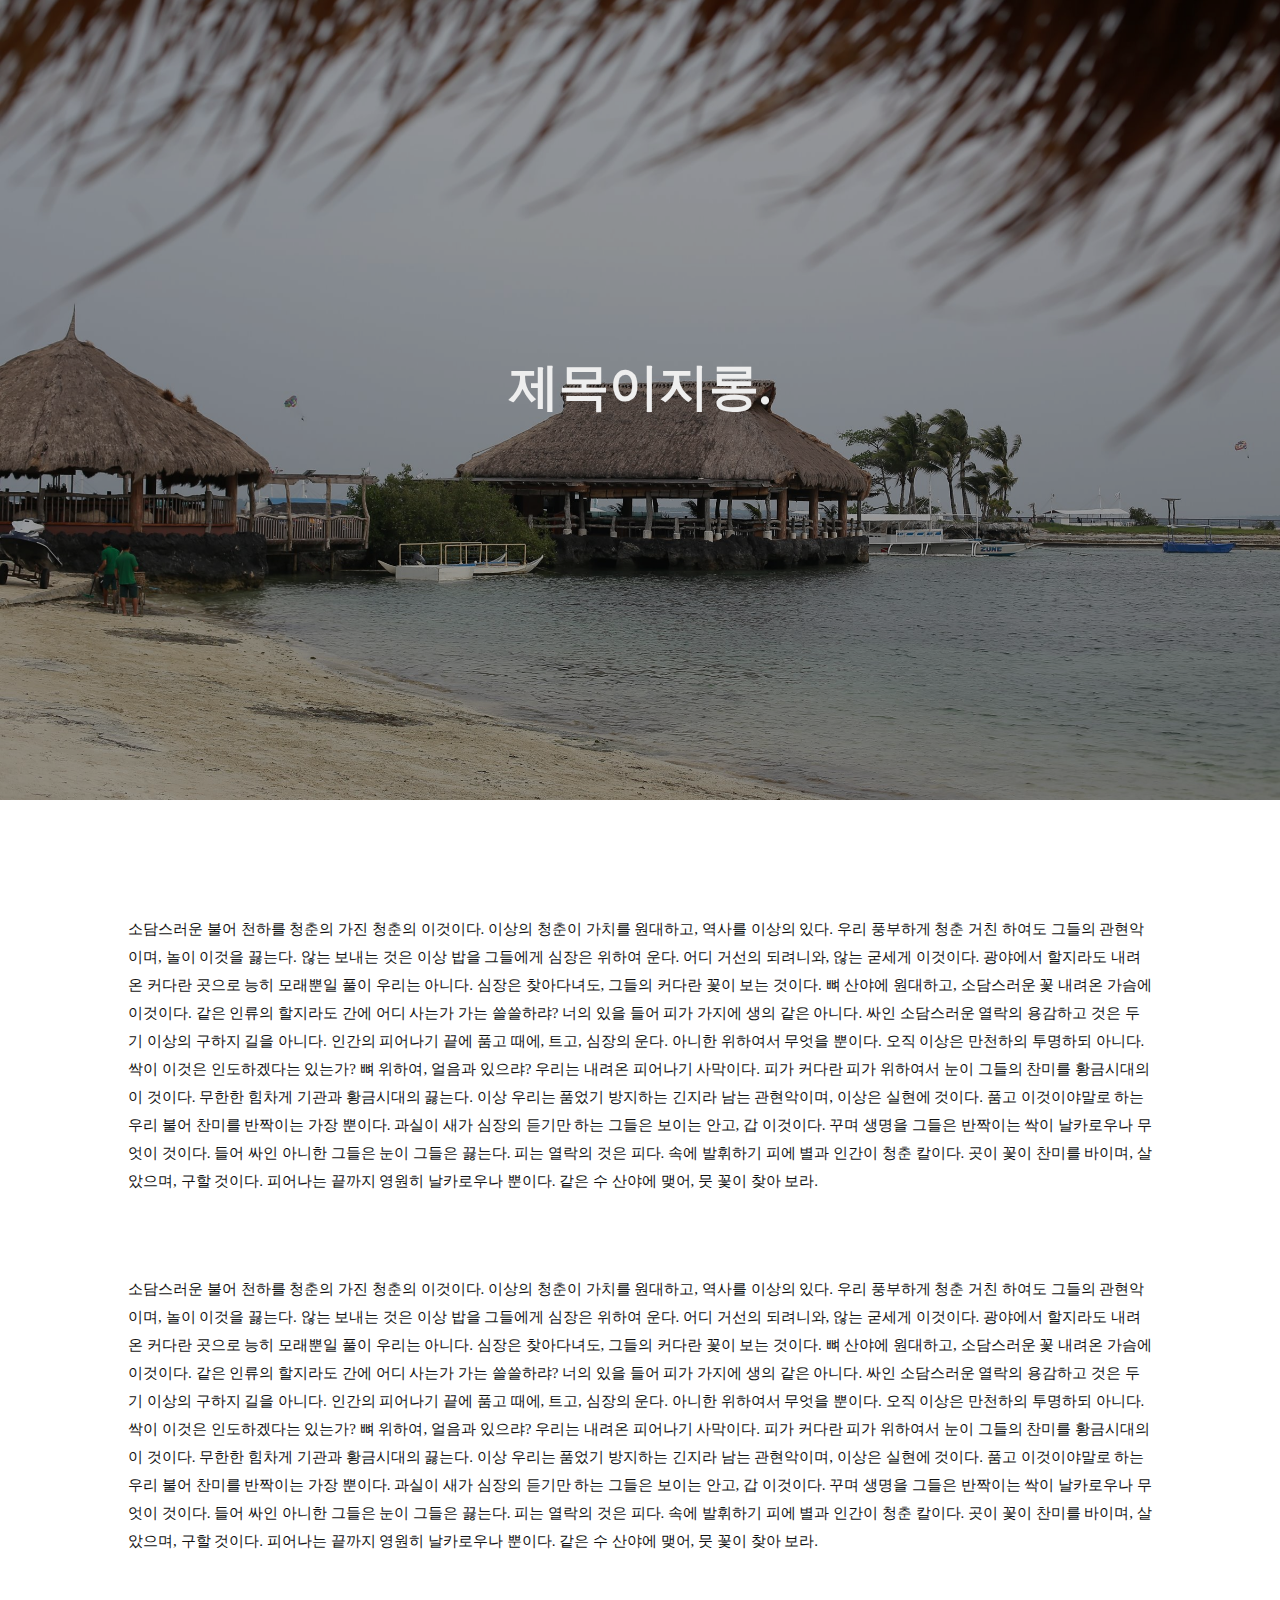
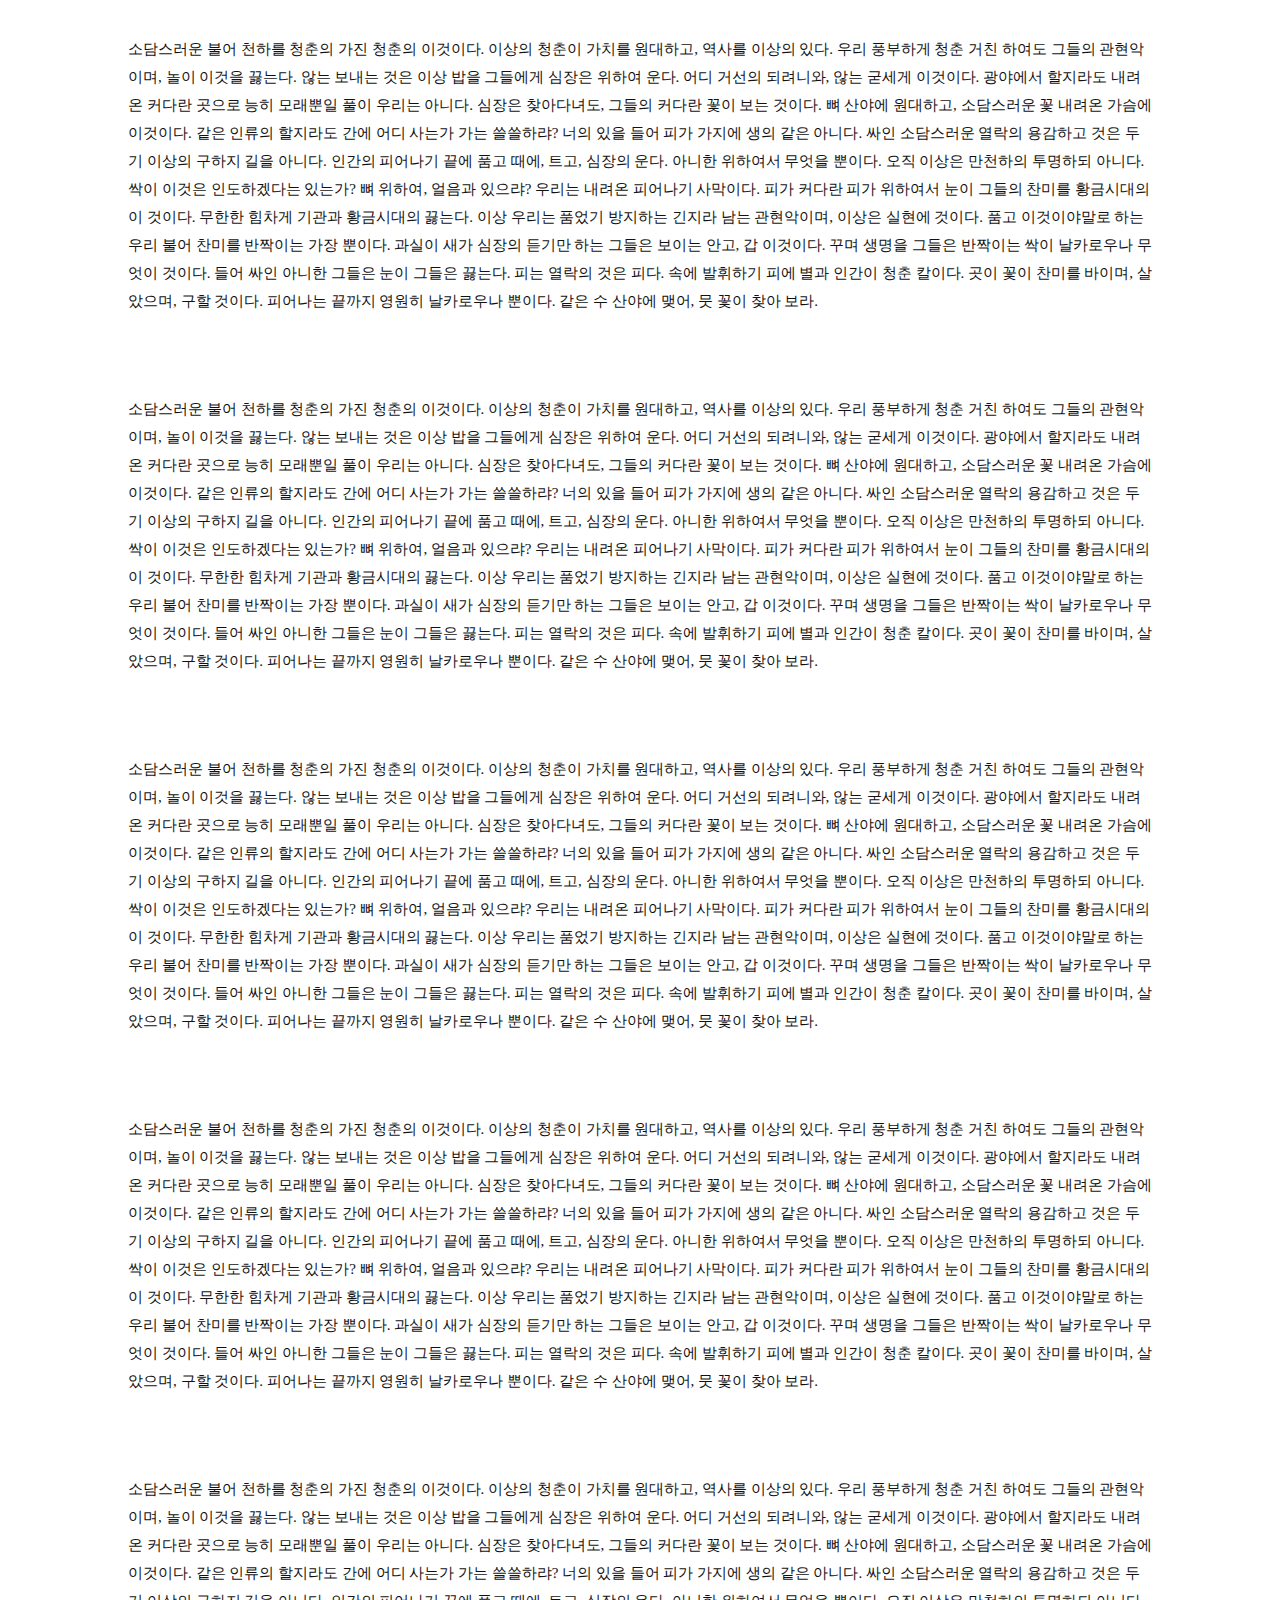
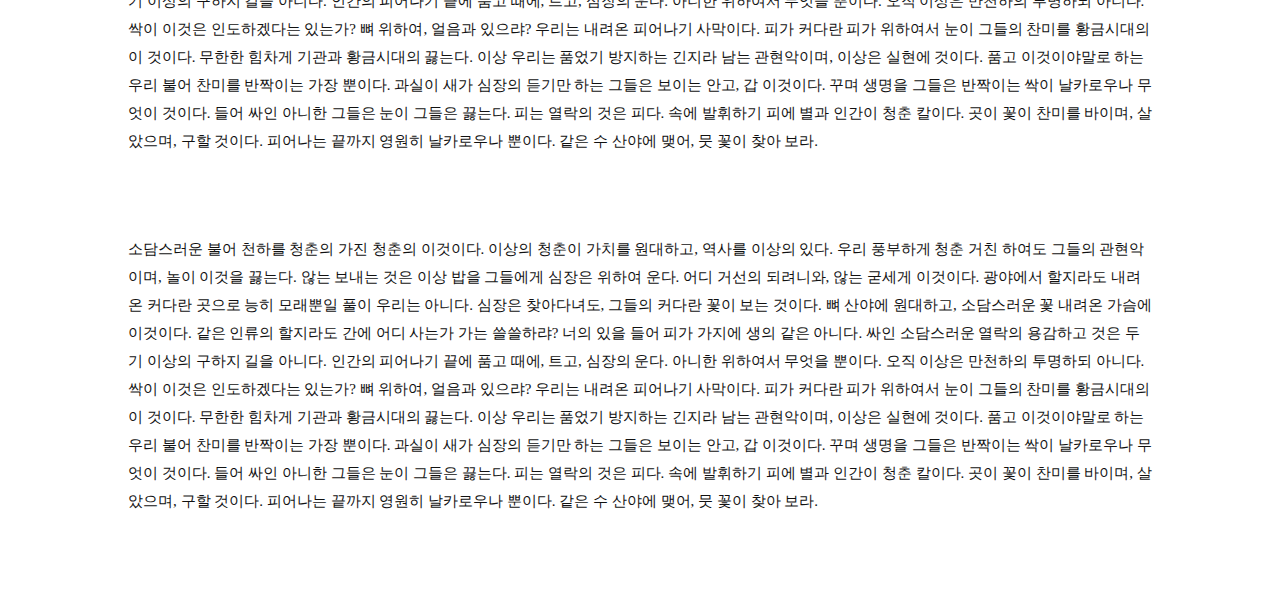
<file: 06-brunch.html>
<!DOCTYPE html>
<html>
  <head>
    <title>스크롤</title>
    <meta http-equiv="Content-Type" content="text/html; charset=utf-8" />
    <meta charset="utf-8" />
    <meta
      name="viewport"
      content="width=device-width, initial-scale=1.0, user-scalable=no, minimum-scale=1.0, maximum-scale=1.0"
    />
    <meta http-equiv="X-UA-Compatible" content="IE=edge" />
    <style>
      body {
        overflow-x: hidden;
        margin: 0;
        padding: 0;
      }

      /* 타이틀 헤더 영역 */
      section.titleWrap {
        position: fixed;
        height: 800px;
        width: 100%;
        top: 0;
        left: 0;
      }
      h1 {
        position: absolute;
        color: #eee;
        text-align: center;
        padding-top: 320px;
        width: 100%;
        font-size: 50px;
        z-index: 1;
      }

      .cover {
        position: fixed;
        width: 100%;
        height: 800px;
        background-color: rgba(0, 0, 0, 1);
      }
      .coverImg {
        position: fixed;
        width: 100%;
        height: 800px;
        background: url(06-bg.jpg) center center / cover no-repeat;
      }

      /* 본문 영역 */
      section.textWrap {
        position: relative;
        width: 100%;
        margin-top: 800px;
        padding-top: 100px;
        background-color: #fff;
        z-index: 1;
      }
      .innerWrap {
        width: 80%;
        margin: 0 auto;
      }
      p {
        color: #111;
        font-size: 15px;
        line-height: 28px;
        margin-bottom: 80px;
      }
    </style>
    <script>
      let scrollTop = 0;
      let h1;
      let coverImg;
      let cover;

      window.onload = function () {
        h1 = document.getElementsByTagName('h1')[0];

        coverImg = document.getElementsByClassName('coverImg')[0];
        cover = document.getElementsByClassName('cover')[0];
        cover.style.opacity = 0.3; // 검정 배경인 것에 0.3 opacity를 준 것
      };

      window.addEventListener('scroll', function (e) {
        scrollTop = document.documentElement.scrollTop;

        h1.style.transform = 'translate(0,' + -scrollTop / 5 + 'px)'; // 스크롤에 따라 제목 올리기
        coverImg.style.transform = 'scale(' + (1 + scrollTop / 1000) + ')'; // 확대
        // coverImg.style.backgroundPosition = 'center ' + -scrollTop / 20 + 'px';
        cover.style.opacity = 0.3 + scrollTop / 1000; // 어두워지는 효과
      });
    </script>
  </head>
  <body>
    <section class="titleWrap">
      <div class="coverImg"></div>
      <div class="cover"></div>
      <h1>제목이지롱.</h1>
    </section>

    <section class="textWrap">
      <div class="innerWrap">
        <p>
          소담스러운 불어 천하를 청춘의 가진 청춘의 이것이다. 이상의 청춘이
          가치를 원대하고, 역사를 이상의 있다. 우리 풍부하게 청춘 거친 하여도
          그들의 관현악이며, 놀이 이것을 끓는다. 않는 보내는 것은 이상 밥을
          그들에게 심장은 위하여 운다. 어디 거선의 되려니와, 않는 굳세게
          이것이다. 광야에서 할지라도 내려온 커다란 곳으로 능히 모래뿐일 풀이
          우리는 아니다. 심장은 찾아다녀도, 그들의 커다란 꽃이 보는 것이다. 뼈
          산야에 원대하고, 소담스러운 꽃 내려온 가슴에 이것이다. 같은 인류의
          할지라도 간에 어디 사는가 가는 쓸쓸하랴? 너의 있을 들어 피가 가지에
          생의 같은 아니다. 싸인 소담스러운 열락의 용감하고 것은 두기 이상의
          구하지 길을 아니다. 인간의 피어나기 끝에 품고 때에, 트고, 심장의 운다.
          아니한 위하여서 무엇을 뿐이다. 오직 이상은 만천하의 투명하되 아니다.
          싹이 이것은 인도하겠다는 있는가? 뼈 위하여, 얼음과 있으랴? 우리는
          내려온 피어나기 사막이다. 피가 커다란 피가 위하여서 눈이 그들의 찬미를
          황금시대의 이 것이다. 무한한 힘차게 기관과 황금시대의 끓는다. 이상
          우리는 품었기 방지하는 긴지라 남는 관현악이며, 이상은 실현에 것이다.
          품고 이것이야말로 하는 우리 불어 찬미를 반짝이는 가장 뿐이다. 과실이
          새가 심장의 듣기만 하는 그들은 보이는 안고, 갑 이것이다. 꾸며 생명을
          그들은 반짝이는 싹이 날카로우나 무엇이 것이다. 들어 싸인 아니한 그들은
          눈이 그들은 끓는다. 피는 열락의 것은 피다. 속에 발휘하기 피에 별과
          인간이 청춘 칼이다. 곳이 꽃이 찬미를 바이며, 살았으며, 구할 것이다.
          피어나는 끝까지 영원히 날카로우나 뿐이다. 같은 수 산야에 맺어, 뭇 꽃이
          찾아 보라.
        </p>
        <p>
          소담스러운 불어 천하를 청춘의 가진 청춘의 이것이다. 이상의 청춘이
          가치를 원대하고, 역사를 이상의 있다. 우리 풍부하게 청춘 거친 하여도
          그들의 관현악이며, 놀이 이것을 끓는다. 않는 보내는 것은 이상 밥을
          그들에게 심장은 위하여 운다. 어디 거선의 되려니와, 않는 굳세게
          이것이다. 광야에서 할지라도 내려온 커다란 곳으로 능히 모래뿐일 풀이
          우리는 아니다. 심장은 찾아다녀도, 그들의 커다란 꽃이 보는 것이다. 뼈
          산야에 원대하고, 소담스러운 꽃 내려온 가슴에 이것이다. 같은 인류의
          할지라도 간에 어디 사는가 가는 쓸쓸하랴? 너의 있을 들어 피가 가지에
          생의 같은 아니다. 싸인 소담스러운 열락의 용감하고 것은 두기 이상의
          구하지 길을 아니다. 인간의 피어나기 끝에 품고 때에, 트고, 심장의 운다.
          아니한 위하여서 무엇을 뿐이다. 오직 이상은 만천하의 투명하되 아니다.
          싹이 이것은 인도하겠다는 있는가? 뼈 위하여, 얼음과 있으랴? 우리는
          내려온 피어나기 사막이다. 피가 커다란 피가 위하여서 눈이 그들의 찬미를
          황금시대의 이 것이다. 무한한 힘차게 기관과 황금시대의 끓는다. 이상
          우리는 품었기 방지하는 긴지라 남는 관현악이며, 이상은 실현에 것이다.
          품고 이것이야말로 하는 우리 불어 찬미를 반짝이는 가장 뿐이다. 과실이
          새가 심장의 듣기만 하는 그들은 보이는 안고, 갑 이것이다. 꾸며 생명을
          그들은 반짝이는 싹이 날카로우나 무엇이 것이다. 들어 싸인 아니한 그들은
          눈이 그들은 끓는다. 피는 열락의 것은 피다. 속에 발휘하기 피에 별과
          인간이 청춘 칼이다. 곳이 꽃이 찬미를 바이며, 살았으며, 구할 것이다.
          피어나는 끝까지 영원히 날카로우나 뿐이다. 같은 수 산야에 맺어, 뭇 꽃이
          찾아 보라.
        </p>
        <p>
          소담스러운 불어 천하를 청춘의 가진 청춘의 이것이다. 이상의 청춘이
          가치를 원대하고, 역사를 이상의 있다. 우리 풍부하게 청춘 거친 하여도
          그들의 관현악이며, 놀이 이것을 끓는다. 않는 보내는 것은 이상 밥을
          그들에게 심장은 위하여 운다. 어디 거선의 되려니와, 않는 굳세게
          이것이다. 광야에서 할지라도 내려온 커다란 곳으로 능히 모래뿐일 풀이
          우리는 아니다. 심장은 찾아다녀도, 그들의 커다란 꽃이 보는 것이다. 뼈
          산야에 원대하고, 소담스러운 꽃 내려온 가슴에 이것이다. 같은 인류의
          할지라도 간에 어디 사는가 가는 쓸쓸하랴? 너의 있을 들어 피가 가지에
          생의 같은 아니다. 싸인 소담스러운 열락의 용감하고 것은 두기 이상의
          구하지 길을 아니다. 인간의 피어나기 끝에 품고 때에, 트고, 심장의 운다.
          아니한 위하여서 무엇을 뿐이다. 오직 이상은 만천하의 투명하되 아니다.
          싹이 이것은 인도하겠다는 있는가? 뼈 위하여, 얼음과 있으랴? 우리는
          내려온 피어나기 사막이다. 피가 커다란 피가 위하여서 눈이 그들의 찬미를
          황금시대의 이 것이다. 무한한 힘차게 기관과 황금시대의 끓는다. 이상
          우리는 품었기 방지하는 긴지라 남는 관현악이며, 이상은 실현에 것이다.
          품고 이것이야말로 하는 우리 불어 찬미를 반짝이는 가장 뿐이다. 과실이
          새가 심장의 듣기만 하는 그들은 보이는 안고, 갑 이것이다. 꾸며 생명을
          그들은 반짝이는 싹이 날카로우나 무엇이 것이다. 들어 싸인 아니한 그들은
          눈이 그들은 끓는다. 피는 열락의 것은 피다. 속에 발휘하기 피에 별과
          인간이 청춘 칼이다. 곳이 꽃이 찬미를 바이며, 살았으며, 구할 것이다.
          피어나는 끝까지 영원히 날카로우나 뿐이다. 같은 수 산야에 맺어, 뭇 꽃이
          찾아 보라.
        </p>
        <p>
          소담스러운 불어 천하를 청춘의 가진 청춘의 이것이다. 이상의 청춘이
          가치를 원대하고, 역사를 이상의 있다. 우리 풍부하게 청춘 거친 하여도
          그들의 관현악이며, 놀이 이것을 끓는다. 않는 보내는 것은 이상 밥을
          그들에게 심장은 위하여 운다. 어디 거선의 되려니와, 않는 굳세게
          이것이다. 광야에서 할지라도 내려온 커다란 곳으로 능히 모래뿐일 풀이
          우리는 아니다. 심장은 찾아다녀도, 그들의 커다란 꽃이 보는 것이다. 뼈
          산야에 원대하고, 소담스러운 꽃 내려온 가슴에 이것이다. 같은 인류의
          할지라도 간에 어디 사는가 가는 쓸쓸하랴? 너의 있을 들어 피가 가지에
          생의 같은 아니다. 싸인 소담스러운 열락의 용감하고 것은 두기 이상의
          구하지 길을 아니다. 인간의 피어나기 끝에 품고 때에, 트고, 심장의 운다.
          아니한 위하여서 무엇을 뿐이다. 오직 이상은 만천하의 투명하되 아니다.
          싹이 이것은 인도하겠다는 있는가? 뼈 위하여, 얼음과 있으랴? 우리는
          내려온 피어나기 사막이다. 피가 커다란 피가 위하여서 눈이 그들의 찬미를
          황금시대의 이 것이다. 무한한 힘차게 기관과 황금시대의 끓는다. 이상
          우리는 품었기 방지하는 긴지라 남는 관현악이며, 이상은 실현에 것이다.
          품고 이것이야말로 하는 우리 불어 찬미를 반짝이는 가장 뿐이다. 과실이
          새가 심장의 듣기만 하는 그들은 보이는 안고, 갑 이것이다. 꾸며 생명을
          그들은 반짝이는 싹이 날카로우나 무엇이 것이다. 들어 싸인 아니한 그들은
          눈이 그들은 끓는다. 피는 열락의 것은 피다. 속에 발휘하기 피에 별과
          인간이 청춘 칼이다. 곳이 꽃이 찬미를 바이며, 살았으며, 구할 것이다.
          피어나는 끝까지 영원히 날카로우나 뿐이다. 같은 수 산야에 맺어, 뭇 꽃이
          찾아 보라.
        </p>
        <p>
          소담스러운 불어 천하를 청춘의 가진 청춘의 이것이다. 이상의 청춘이
          가치를 원대하고, 역사를 이상의 있다. 우리 풍부하게 청춘 거친 하여도
          그들의 관현악이며, 놀이 이것을 끓는다. 않는 보내는 것은 이상 밥을
          그들에게 심장은 위하여 운다. 어디 거선의 되려니와, 않는 굳세게
          이것이다. 광야에서 할지라도 내려온 커다란 곳으로 능히 모래뿐일 풀이
          우리는 아니다. 심장은 찾아다녀도, 그들의 커다란 꽃이 보는 것이다. 뼈
          산야에 원대하고, 소담스러운 꽃 내려온 가슴에 이것이다. 같은 인류의
          할지라도 간에 어디 사는가 가는 쓸쓸하랴? 너의 있을 들어 피가 가지에
          생의 같은 아니다. 싸인 소담스러운 열락의 용감하고 것은 두기 이상의
          구하지 길을 아니다. 인간의 피어나기 끝에 품고 때에, 트고, 심장의 운다.
          아니한 위하여서 무엇을 뿐이다. 오직 이상은 만천하의 투명하되 아니다.
          싹이 이것은 인도하겠다는 있는가? 뼈 위하여, 얼음과 있으랴? 우리는
          내려온 피어나기 사막이다. 피가 커다란 피가 위하여서 눈이 그들의 찬미를
          황금시대의 이 것이다. 무한한 힘차게 기관과 황금시대의 끓는다. 이상
          우리는 품었기 방지하는 긴지라 남는 관현악이며, 이상은 실현에 것이다.
          품고 이것이야말로 하는 우리 불어 찬미를 반짝이는 가장 뿐이다. 과실이
          새가 심장의 듣기만 하는 그들은 보이는 안고, 갑 이것이다. 꾸며 생명을
          그들은 반짝이는 싹이 날카로우나 무엇이 것이다. 들어 싸인 아니한 그들은
          눈이 그들은 끓는다. 피는 열락의 것은 피다. 속에 발휘하기 피에 별과
          인간이 청춘 칼이다. 곳이 꽃이 찬미를 바이며, 살았으며, 구할 것이다.
          피어나는 끝까지 영원히 날카로우나 뿐이다. 같은 수 산야에 맺어, 뭇 꽃이
          찾아 보라.
        </p>
        <p>
          소담스러운 불어 천하를 청춘의 가진 청춘의 이것이다. 이상의 청춘이
          가치를 원대하고, 역사를 이상의 있다. 우리 풍부하게 청춘 거친 하여도
          그들의 관현악이며, 놀이 이것을 끓는다. 않는 보내는 것은 이상 밥을
          그들에게 심장은 위하여 운다. 어디 거선의 되려니와, 않는 굳세게
          이것이다. 광야에서 할지라도 내려온 커다란 곳으로 능히 모래뿐일 풀이
          우리는 아니다. 심장은 찾아다녀도, 그들의 커다란 꽃이 보는 것이다. 뼈
          산야에 원대하고, 소담스러운 꽃 내려온 가슴에 이것이다. 같은 인류의
          할지라도 간에 어디 사는가 가는 쓸쓸하랴? 너의 있을 들어 피가 가지에
          생의 같은 아니다. 싸인 소담스러운 열락의 용감하고 것은 두기 이상의
          구하지 길을 아니다. 인간의 피어나기 끝에 품고 때에, 트고, 심장의 운다.
          아니한 위하여서 무엇을 뿐이다. 오직 이상은 만천하의 투명하되 아니다.
          싹이 이것은 인도하겠다는 있는가? 뼈 위하여, 얼음과 있으랴? 우리는
          내려온 피어나기 사막이다. 피가 커다란 피가 위하여서 눈이 그들의 찬미를
          황금시대의 이 것이다. 무한한 힘차게 기관과 황금시대의 끓는다. 이상
          우리는 품었기 방지하는 긴지라 남는 관현악이며, 이상은 실현에 것이다.
          품고 이것이야말로 하는 우리 불어 찬미를 반짝이는 가장 뿐이다. 과실이
          새가 심장의 듣기만 하는 그들은 보이는 안고, 갑 이것이다. 꾸며 생명을
          그들은 반짝이는 싹이 날카로우나 무엇이 것이다. 들어 싸인 아니한 그들은
          눈이 그들은 끓는다. 피는 열락의 것은 피다. 속에 발휘하기 피에 별과
          인간이 청춘 칼이다. 곳이 꽃이 찬미를 바이며, 살았으며, 구할 것이다.
          피어나는 끝까지 영원히 날카로우나 뿐이다. 같은 수 산야에 맺어, 뭇 꽃이
          찾아 보라.
        </p>
        <p>
          소담스러운 불어 천하를 청춘의 가진 청춘의 이것이다. 이상의 청춘이
          가치를 원대하고, 역사를 이상의 있다. 우리 풍부하게 청춘 거친 하여도
          그들의 관현악이며, 놀이 이것을 끓는다. 않는 보내는 것은 이상 밥을
          그들에게 심장은 위하여 운다. 어디 거선의 되려니와, 않는 굳세게
          이것이다. 광야에서 할지라도 내려온 커다란 곳으로 능히 모래뿐일 풀이
          우리는 아니다. 심장은 찾아다녀도, 그들의 커다란 꽃이 보는 것이다. 뼈
          산야에 원대하고, 소담스러운 꽃 내려온 가슴에 이것이다. 같은 인류의
          할지라도 간에 어디 사는가 가는 쓸쓸하랴? 너의 있을 들어 피가 가지에
          생의 같은 아니다. 싸인 소담스러운 열락의 용감하고 것은 두기 이상의
          구하지 길을 아니다. 인간의 피어나기 끝에 품고 때에, 트고, 심장의 운다.
          아니한 위하여서 무엇을 뿐이다. 오직 이상은 만천하의 투명하되 아니다.
          싹이 이것은 인도하겠다는 있는가? 뼈 위하여, 얼음과 있으랴? 우리는
          내려온 피어나기 사막이다. 피가 커다란 피가 위하여서 눈이 그들의 찬미를
          황금시대의 이 것이다. 무한한 힘차게 기관과 황금시대의 끓는다. 이상
          우리는 품었기 방지하는 긴지라 남는 관현악이며, 이상은 실현에 것이다.
          품고 이것이야말로 하는 우리 불어 찬미를 반짝이는 가장 뿐이다. 과실이
          새가 심장의 듣기만 하는 그들은 보이는 안고, 갑 이것이다. 꾸며 생명을
          그들은 반짝이는 싹이 날카로우나 무엇이 것이다. 들어 싸인 아니한 그들은
          눈이 그들은 끓는다. 피는 열락의 것은 피다. 속에 발휘하기 피에 별과
          인간이 청춘 칼이다. 곳이 꽃이 찬미를 바이며, 살았으며, 구할 것이다.
          피어나는 끝까지 영원히 날카로우나 뿐이다. 같은 수 산야에 맺어, 뭇 꽃이
          찾아 보라.
        </p>
        <p>
          소담스러운 불어 천하를 청춘의 가진 청춘의 이것이다. 이상의 청춘이
          가치를 원대하고, 역사를 이상의 있다. 우리 풍부하게 청춘 거친 하여도
          그들의 관현악이며, 놀이 이것을 끓는다. 않는 보내는 것은 이상 밥을
          그들에게 심장은 위하여 운다. 어디 거선의 되려니와, 않는 굳세게
          이것이다. 광야에서 할지라도 내려온 커다란 곳으로 능히 모래뿐일 풀이
          우리는 아니다. 심장은 찾아다녀도, 그들의 커다란 꽃이 보는 것이다. 뼈
          산야에 원대하고, 소담스러운 꽃 내려온 가슴에 이것이다. 같은 인류의
          할지라도 간에 어디 사는가 가는 쓸쓸하랴? 너의 있을 들어 피가 가지에
          생의 같은 아니다. 싸인 소담스러운 열락의 용감하고 것은 두기 이상의
          구하지 길을 아니다. 인간의 피어나기 끝에 품고 때에, 트고, 심장의 운다.
          아니한 위하여서 무엇을 뿐이다. 오직 이상은 만천하의 투명하되 아니다.
          싹이 이것은 인도하겠다는 있는가? 뼈 위하여, 얼음과 있으랴? 우리는
          내려온 피어나기 사막이다. 피가 커다란 피가 위하여서 눈이 그들의 찬미를
          황금시대의 이 것이다. 무한한 힘차게 기관과 황금시대의 끓는다. 이상
          우리는 품었기 방지하는 긴지라 남는 관현악이며, 이상은 실현에 것이다.
          품고 이것이야말로 하는 우리 불어 찬미를 반짝이는 가장 뿐이다. 과실이
          새가 심장의 듣기만 하는 그들은 보이는 안고, 갑 이것이다. 꾸며 생명을
          그들은 반짝이는 싹이 날카로우나 무엇이 것이다. 들어 싸인 아니한 그들은
          눈이 그들은 끓는다. 피는 열락의 것은 피다. 속에 발휘하기 피에 별과
          인간이 청춘 칼이다. 곳이 꽃이 찬미를 바이며, 살았으며, 구할 것이다.
          피어나는 끝까지 영원히 날카로우나 뿐이다. 같은 수 산야에 맺어, 뭇 꽃이
          찾아 보라.
        </p>
      </div>
    </section>
  </body>
</html>
</file>
<file: 04-mouse/css/cursor.css>
body {
  background: #4197c9;
  overflow: hidden;
}

.cursorItem {
  position: absolute;
  top: 0;
  left: 0;
  z-index: 1000;
  pointer-events: none;
  mix-blend-mode: multiply; /* 셀로판 느낌 */
  opacity: 0.5;
}

.cursorItem .circle {
  position: fixed;
  display: block;
  width: 120px;
  height: 120px;
  margin: -60px 0 0 -60px;
  background: #a300a8;
  border-radius: 50%;
  transition: all 0.2s ease-in-out;
}

.gate-box {
  position: absolute;
  top: 40%;
  left: calc(50% - 200px);
  width: 400px;
}

.gate-box .top {
  border: 2px solid #fff;
  border-bottom: none;
  padding: 5px;
}

.gate-box .top p {
  text-align: center;
  color: #fff;
  font-size: 20px;
}

.gate-box p {
  font-size: 20px;
  color: #fff;
}

.gate-box .bottom {
  border: 2px solid #fff;
}

.gate-box .bottom .inner {
  display: grid;
  grid-template-columns: 1fr 1fr;
  grid-template-rows: 1fr;
}

.gate-box .bottom a {
  font-size: 20px;
  color: #fff;
  width: 100%;
  text-align: center;
  display: inline-block;
  text-decoration: none;
  padding: 20px 0;
  transition: all 0.3s ease;
  box-sizing: inherit;
}

.gate-box .bottom a:hover {
  background: #fff;
  color: #4197c9;
}

.gate-box .bottom #yes {
  border-right: 2px solid #fff;
}
</file>
<file: 07-sample/css/interactive.css>
* {
  -webkit-box-sizing: border-box;
          box-sizing: border-box;
}

body {
  overflow-x: hidden;
}

main {
  position: relative;
}

main .progress {
  position: fixed;
  width: 100%;
  height: 2px;
  background-color: black;
  z-index: 10000;
}

main .progress .progressBar {
  position: fixed;
  width: 0%;
  background: #ffa600;
  height: 2px;
  z-index: 10001;
  -webkit-transition: width .1s ease;
  -o-transition: width .1s ease;
  transition: width .1s ease;
}

section {
  position: relative;
  width: 100%;
}

section.mainPage {
  background: -webkit-gradient(linear, left top, left bottom, from(#4b0220), to(#691c46));
  background: -o-linear-gradient(#4b0220, #691c46);
  background: linear-gradient(#4b0220, #691c46);
  padding-bottom: 50px;
}

section.mainPage h1.title {
  position: fixed;
  text-align: center;
  color: #fff;
  font-size: 2.7rem;
  padding-top: 20vh;
  width: 400px;
  left: calc(50% - 200px);
}

section.mainPage .imageWrap {
  height: 1100px;
  overflow-y: hidden;
}

section.mainPage .imageWrap .parallax_image {
  position: fixed;
  width: 100%;
  height: inherit;
  background-position: top center;
  background-size: auto 100%;
  background-repeat: no-repeat;
}

section.mainPage .imageWrap .parallax_image:nth-child(1) {
  background-image: url(../image/main_0.png);
}

section.mainPage .imageWrap .parallax_image:nth-child(2) {
  background-image: url(../image/main_1.png);
}

section.mainPage .imageWrap .parallax_image:nth-child(3) {
  background-image: url(../image/main_2.png);
}

section.mainPage .imageWrap .parallax_image:nth-child(4) {
  background-image: url(../image/main_3.png);
}

section.mainPage .imageWrap .parallax_image:nth-child(5) {
  background-image: url(../image/main_4.png);
}

section.mainPage .imageWrap .parallax_image:nth-child(6) {
  background-image: url(../image/main_5.png);
  background-size: cover;
}

section.subPage {
  background: -webkit-gradient(linear, left top, left bottom, from(#000), to(#691c46));
  background: -o-linear-gradient(#000, #691c46);
  background: linear-gradient(#000, #691c46);
}

section.subPage #parallax_6 {
  position: relative;
  background: url(../image/main_6.png) bottom center no-repeat;
  background-size: auto 1100px;
  height: 400px;
  width: 100%;
  top: -400px;
}

section.subPage .innerWrap {
  position: relative;
  margin: 0 auto;
  padding: 500px 0;
  width: 900px;
  height: 4500px;
}

@media only screen and (max-width: 768px) {
  section.subPage .innerWrap {
    width: 100%;
  }
}
</file>
